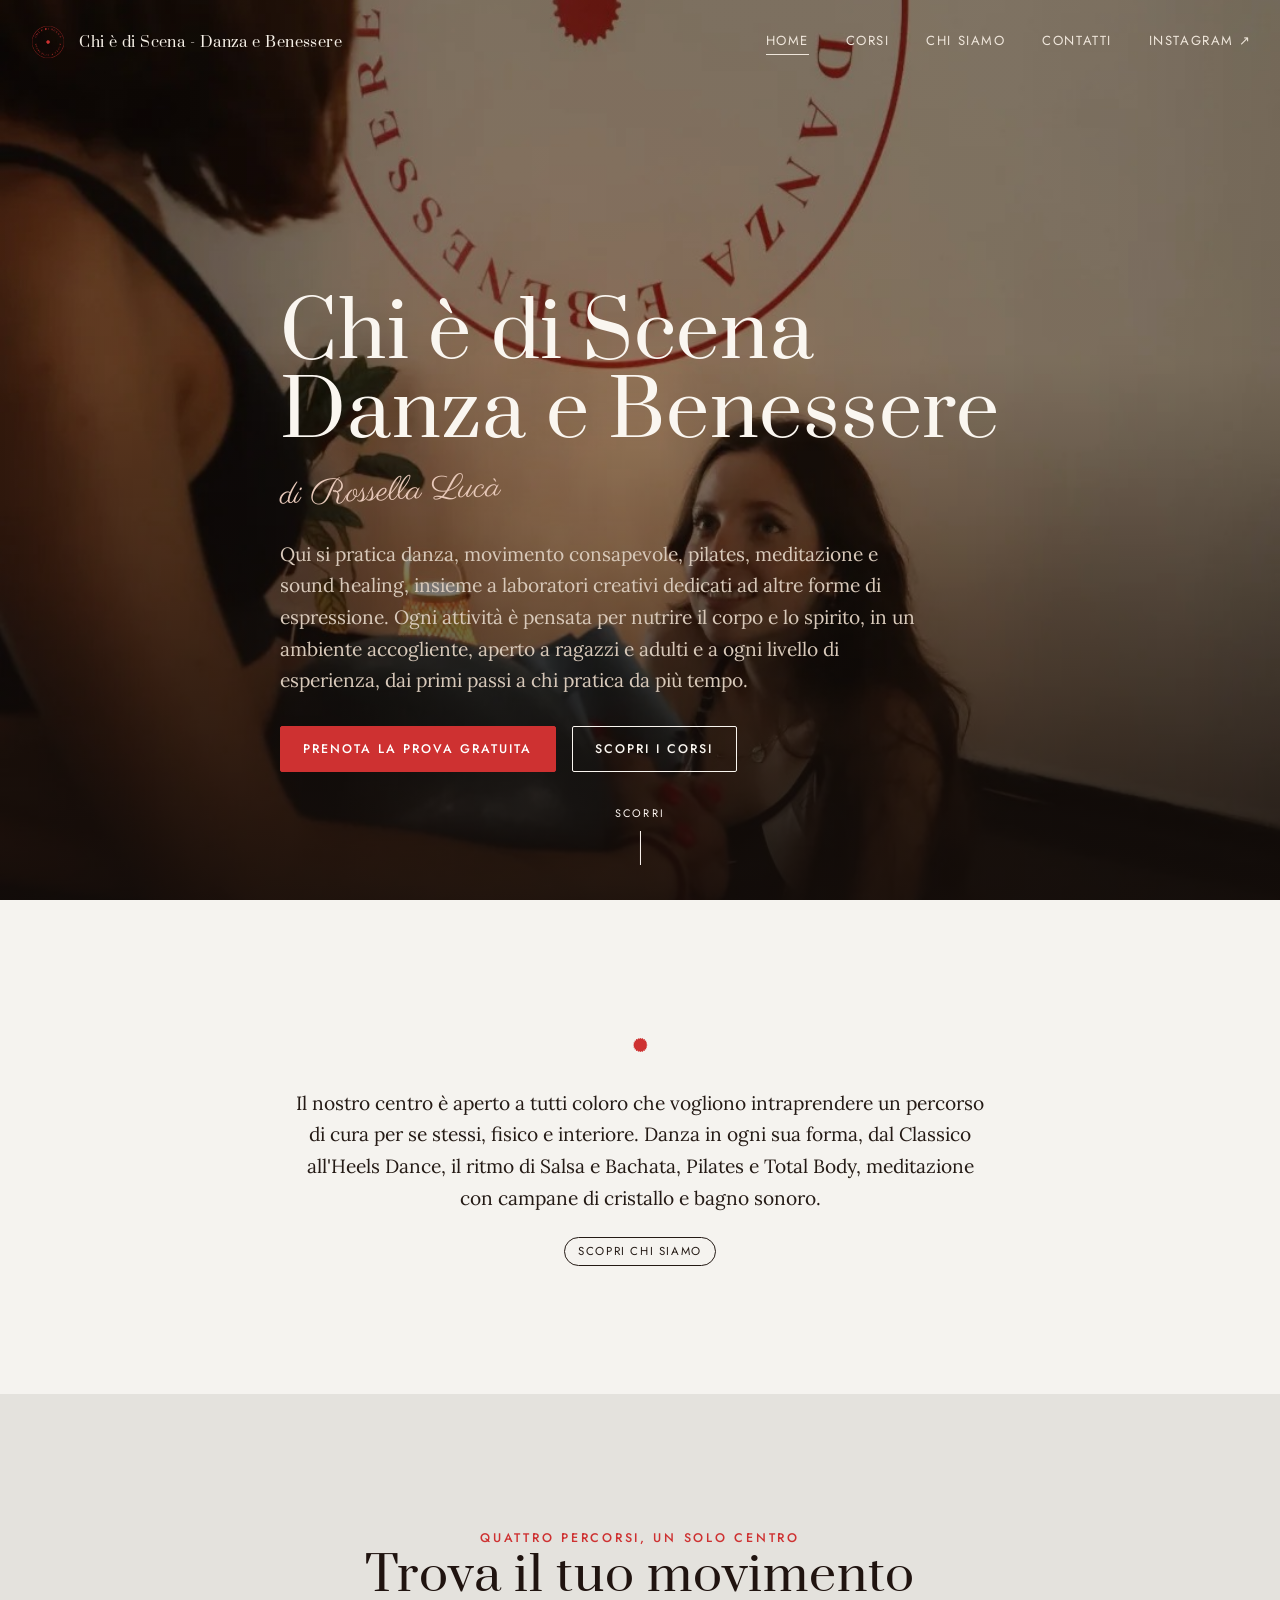
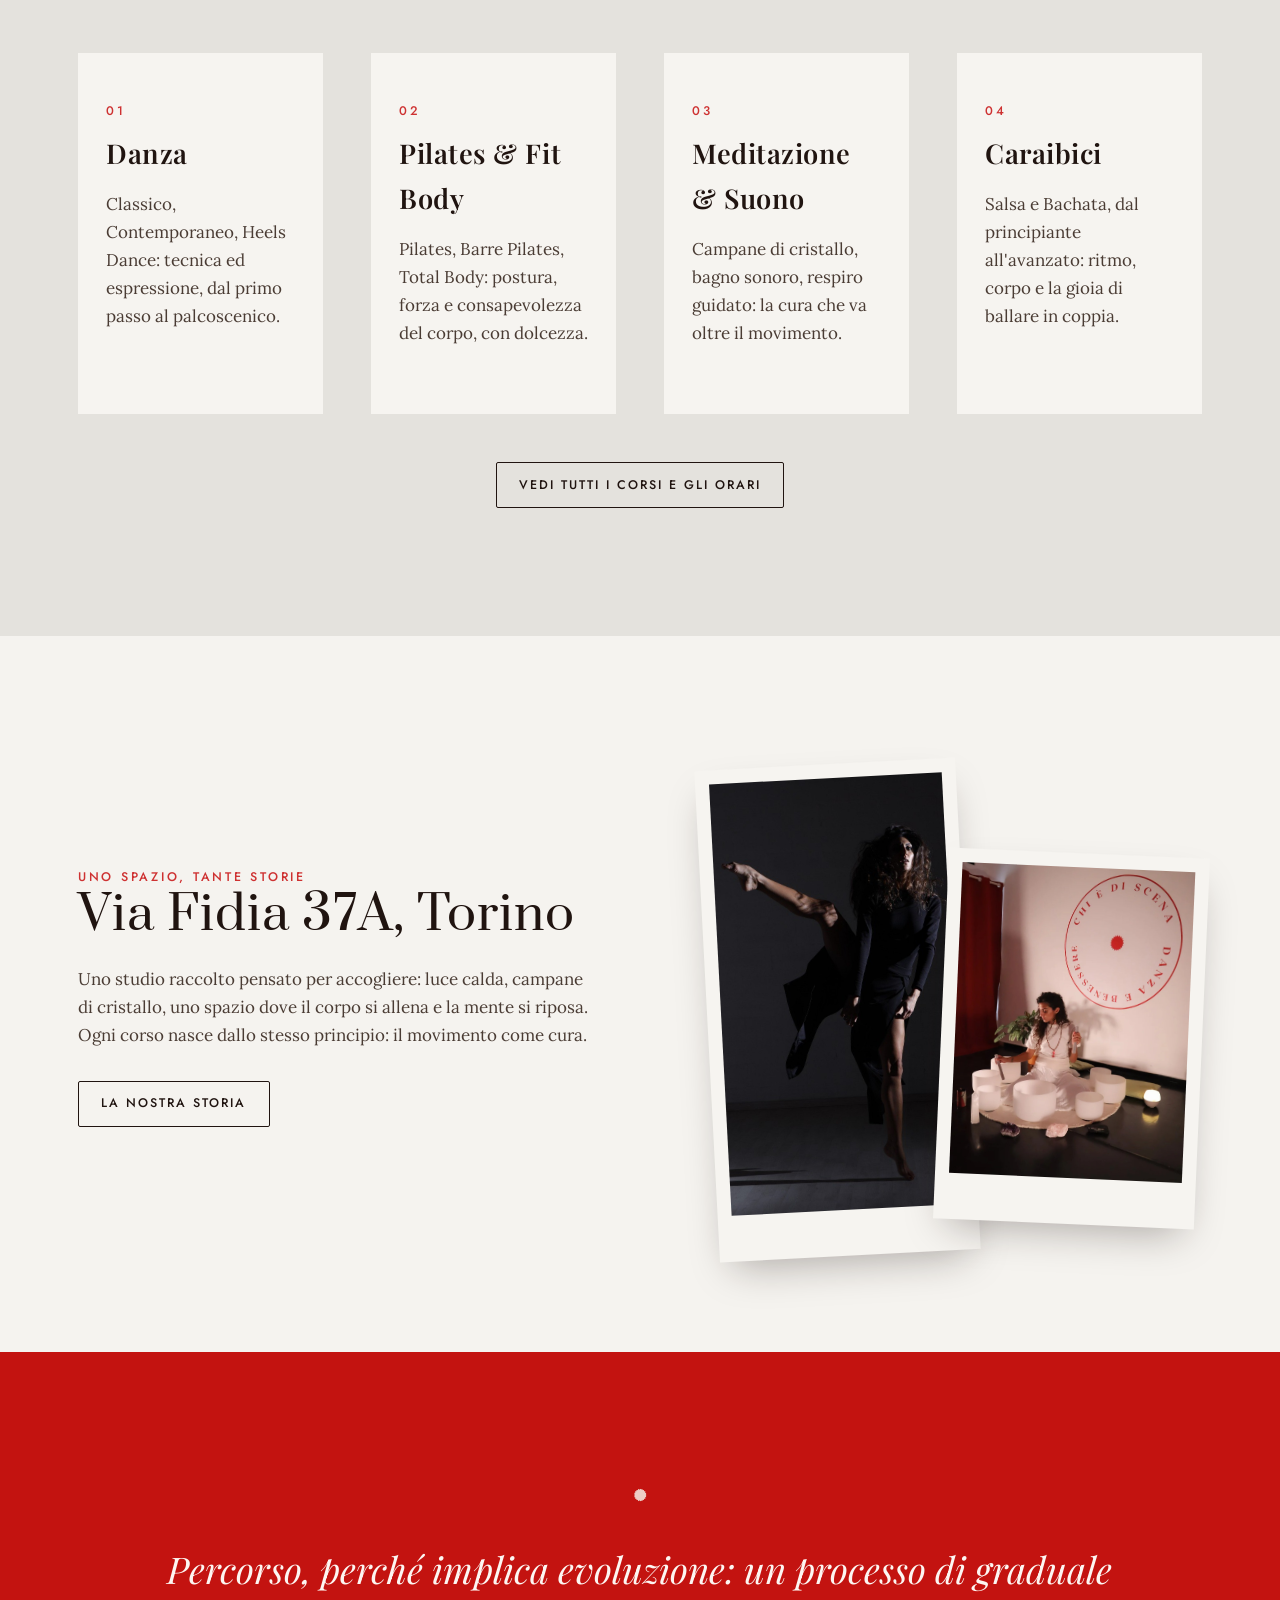
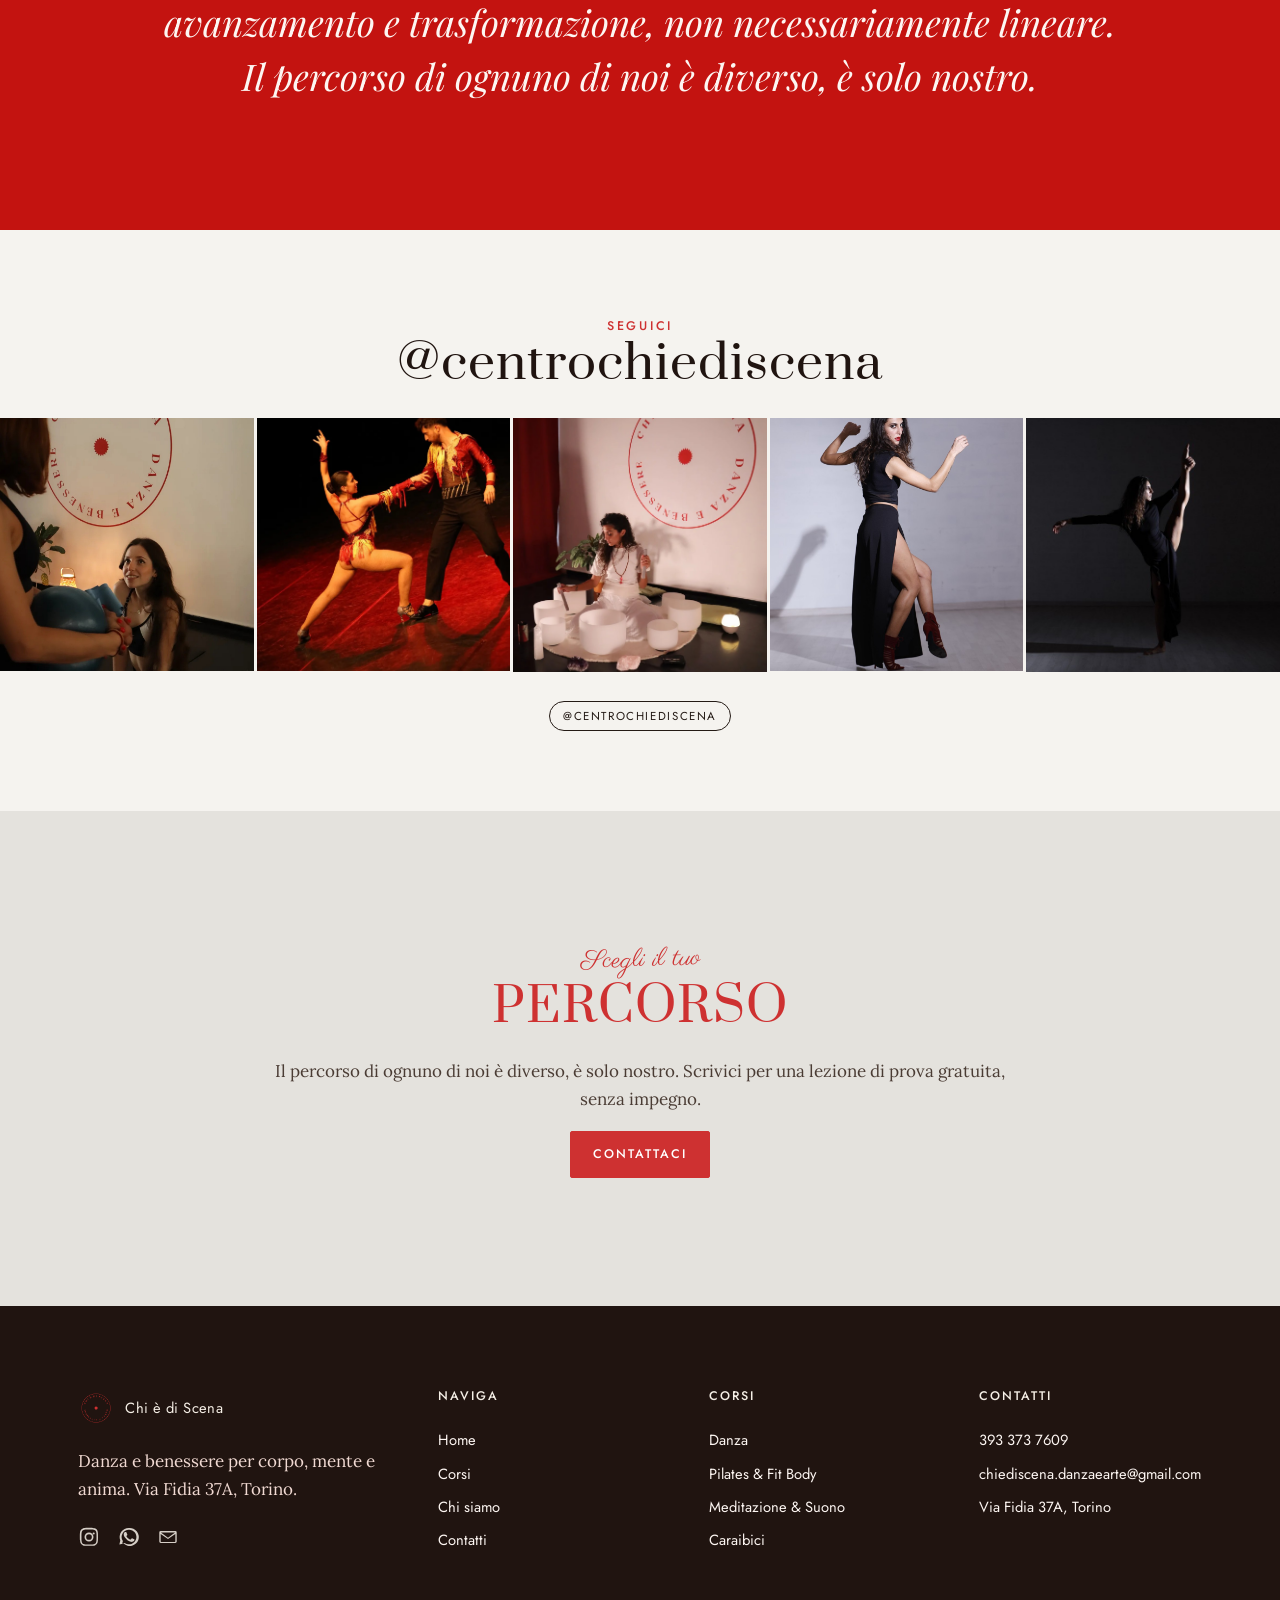
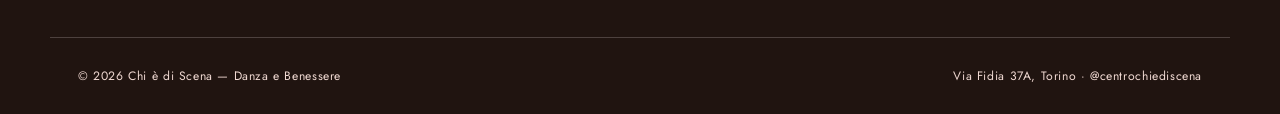
<file: index.html>
<!DOCTYPE html>
<html lang="it">
<head>
<meta charset="UTF-8">
<meta name="viewport" content="width=device-width, initial-scale=1.0">
<title>Chi è di Scena — Scuola di Danza, Pilates e Benessere a Torino</title>
<meta name="description" content="Scuola di danza e benessere a Torino: danza, Pilates, Caraibici e meditazione con campane di cristallo. Prima lezione di prova gratuita, Via Fidia 37A.">
<meta name="keywords" content="scuola di danza Torino, corsi di danza Torino, Pilates Torino, Heels Dance, salsa e bachata Torino, meditazione Torino, Chi è di Scena">
<meta name="theme-color" content="#CE3131">
<link rel="icon" href="assets/img/logo-mark.png">
<link rel="apple-touch-icon" href="assets/img/logo-mark.png">
<!-- Open Graph / social sharing -->
<meta property="og:type" content="website">
<meta property="og:site_name" content="Chi è di Scena">
<meta property="og:title" content="Chi è di Scena — Scuola di Danza, Pilates e Benessere a Torino">
<meta property="og:description" content="Danza, Pilates, meditazione e Caraibici nel cuore di Torino. Prenota la tua lezione di prova.">
<meta property="og:image" content="assets/img/studio-interior-full.jpg">
<meta property="og:locale" content="it_IT">
<!-- TODO prima di pubblicare: sostituire https://www.esempio.it con il dominio reale (vedi anche robots.txt e sitemap.xml) -->
<link rel="canonical" href="https://www.esempio.it/">
<meta property="og:url" content="https://www.esempio.it/">
<meta name="twitter:card" content="summary_large_image">
<meta name="twitter:title" content="Chi è di Scena — Scuola di Danza, Pilates e Benessere a Torino">
<meta name="twitter:description" content="Danza, Pilates, meditazione e Caraibici nel cuore di Torino. Prenota la tua lezione di prova.">
<meta name="twitter:image" content="assets/img/studio-interior-full.jpg">
<link rel="stylesheet" href="assets/css/style.css">
<script type="application/ld+json">
{
  "@context": "https://schema.org",
  "@type": "DanceSchool",
  "name": "Chi è di Scena",
  "url": "https://www.esempio.it/",
  "alternateName": "Chi è di Scena — Danza e Benessere",
  "description": "Scuola di danza e benessere a Torino: Classico, Contemporaneo, Heels Dance, Pilates, Caraibici, meditazione con campane di cristallo e bagno sonoro.",
  "telephone": "+39-393-373-7609",
  "email": "chiediscena.danzaearte@gmail.com",
  "address": {
    "@type": "PostalAddress",
    "streetAddress": "Via Fidia 37A",
    "addressLocality": "Torino",
    "addressRegion": "TO",
    "addressCountry": "IT"
  },
  "sameAs": ["https://www.instagram.com/centrochiediscena/"]
}
</script>
</head>
<body>

<header class="site-header on-dark">
  <a href="index.html" class="brand"><img src="assets/img/logo-mark.png" alt="Chi è di Scena"> Chi è di Scena - Danza e Benessere</a>
  <nav class="main-nav">
    <a href="index.html" class="active">Home</a>
    <a href="corsi.html">Corsi</a>
    <a href="chi-siamo.html">Chi siamo</a>
    <a href="contatti.html">Contatti</a>
    <a href="https://www.instagram.com/centrochiediscena/" target="_blank" rel="noopener">Instagram ↗</a>
  </nav>
  <button class="nav-toggle" aria-label="Apri il menu" aria-expanded="false"><span></span><span></span><span></span></button>
</header>

<main>

<!-- ================= HERO ================= -->
<section class="hero" data-on-dark style="background-image:url('assets/img/studio-interior-full.jpg')">
  <div class="container hero-inner">
    <!-- <span class="script">Danza e benessere</span> -->
    <h1>Chi è di Scena<br>Danza e Benessere</h1>
	<span class="script">di Rossella Lucà</span>
    <p class="lead">Qui si pratica danza, movimento consapevole, pilates, meditazione e sound healing, insieme a laboratori creativi dedicati ad altre forme di espressione. Ogni attività è pensata per nutrire il corpo e lo spirito, in un ambiente accogliente, aperto a ragazzi e adulti e a ogni livello di esperienza, dai primi passi a chi pratica da più tempo.</p>
    <div class="hero-cta">
      <a href="contatti.html" class="btn primary">Prenota la prova gratuita</a>
      <a href="corsi.html" class="btn">Scopri i corsi</a>
    </div>
  </div>
  <div class="scroll-cue"><span>Scorri</span><span class="line"></span></div>
</section>

<!-- ================= MANIFESTO ================= -->
<section class="section">
  <div class="container center max-w reveal">
    <img src="assets/img/sunburst.png" alt="" width="34" style="margin:0 auto 1.6rem;">
    <p class="lead">Il nostro centro è aperto a tutti coloro che vogliono intraprendere un percorso di cura per se stessi, fisico e interiore. Danza in ogni sua forma, dal Classico all'Heels Dance, il ritmo di Salsa e Bachata, Pilates e Total Body, meditazione con campane di cristallo e bagno sonoro.</p>
    <a href="chi-siamo.html" class="badge-oval">Scopri chi siamo</a>
  </div>
</section>

<!-- ================= PILASTRI ================= -->
<section class="section deep">
  <div class="container">
    <div class="kicker-block center reveal">
      <span class="eyebrow">Quattro percorsi, un solo centro</span>
      <h2>Trova il tuo movimento</h2>
    </div>
    <div class="grid grid-4 stagger" style="margin-top: var(--space-4);">
      <div class="pillar reveal">
        <span class="eyebrow">01</span>
        <h3>Danza</h3>
        <p>Classico, Contemporaneo, Heels Dance: tecnica ed espressione, dal primo passo al palcoscenico.</p>
      </div>
      <div class="pillar reveal">
        <span class="eyebrow">02</span>
        <h3>Pilates &amp; Fit Body</h3>
        <p>Pilates, Barre Pilates, Total Body: postura, forza e consapevolezza del corpo, con dolcezza.</p>
      </div>
      <div class="pillar reveal">
        <span class="eyebrow">03</span>
        <h3>Meditazione &amp; Suono</h3>
        <p>Campane di cristallo, bagno sonoro, respiro guidato: la cura che va oltre il movimento.</p>
      </div>
      <div class="pillar reveal">
        <span class="eyebrow">04</span>
        <h3>Caraibici</h3>
        <p>Salsa e Bachata, dal principiante all'avanzato: ritmo, corpo e la gioia di ballare in coppia.</p>
      </div>
    </div>
    <div class="center" style="margin-top: var(--space-4);">
      <a href="corsi.html" class="btn">Vedi tutti i corsi e gli orari</a>
    </div>
  </div>
</section>

<!-- ================= COLLAGE / MOOD ================= -->
<section class="section">
  <div class="container">
    <div class="grid grid-2" style="align-items:center; gap: var(--space-5);">
      <div class="reveal">
        <span class="eyebrow">Uno spazio, tante storie</span>
        <h2>Via Fidia 37A, Torino</h2>
        <p>Uno studio raccolto pensato per accogliere: luce calda, campane di cristallo, uno spazio dove il corpo si allena e la mente si riposa. Ogni corso nasce dallo stesso principio: il movimento come cura.</p>
        <a href="chi-siamo.html" class="btn" style="margin-top:0.8rem;">La nostra storia</a>
      </div>
      <div class="collage reveal" style="position:relative; height: 460px;">
        <div class="print r-1" style="position:absolute; width:50%; left:20pt; top:0; z-index:2;">
          <img src="assets/img/course-contemporaneo.jpg" alt="Allieva durante una lezione di danza contemporanea">
        </div>
        <div class="print r-2" style="position:absolute; width:50%; right:0; bottom:0; z-index:3;">
          <img src="assets/img/meditazione-campane.jpg" alt="Meditazione con campane di cristallo">
        </div>
      </div>
    </div>
  </div>
</section>

<!-- ================= QUOTE ================= -->
<section class="section dark center">
  <div class="container">
    <img src="assets/img/sunburst-cream.png" alt="" width="30" style="margin: 0 auto 2rem; opacity:.85;" class="reveal">
    <p class="big-quote reveal">Percorso, perché implica evoluzione: un processo di graduale avanzamento e trasformazione, non necessariamente lineare. Il percorso di ognuno di noi è diverso, è solo nostro.</p>
  </div>
</section>

<!-- ================= INSTAGRAM ================= -->
<section class="section-sm">
  <div class="container">
    <div class="kicker-block center reveal">
      <span class="eyebrow">Seguici</span>
      <h2>@centrochiediscena</h2>
    </div>
  </div>
  <div class="ig-strip reveal" style="margin-top: var(--space-3);">
    <a href="https://www.instagram.com/centrochiediscena/" target="_blank" rel="noopener"><img src="assets/img/studio-interior-crop.jpg" alt="Nel nostro studio"></a>
    <a href="https://www.instagram.com/centrochiediscena/" target="_blank" rel="noopener"><img src="assets/img/caraibici.jpg" alt="Salsa e Bachata"></a>
    <a href="https://www.instagram.com/centrochiediscena/" target="_blank" rel="noopener"><img src="assets/img/meditazione-campane.jpg" alt="Meditazione con campane di cristallo"></a>
    <a href="https://www.instagram.com/centrochiediscena/" target="_blank" rel="noopener"><img src="assets/img/course-heels.jpg" alt="Heels Dance"></a>
    <a href="https://www.instagram.com/centrochiediscena/" target="_blank" rel="noopener"><img src="assets/img/course-classico.jpg" alt="Classico"></a>
  </div>
  <div class="container center" style="margin-top: var(--space-3);">
    <a href="https://www.instagram.com/centrochiediscena/" target="_blank" rel="noopener" class="badge-oval">@centrochiediscena</a>
  </div>
</section>

<!-- ================= CTA FINALE ================= -->
<section class="section deep center">
  <div class="container reveal">
    <span class="script">Scegli il tuo</span>
    <h2 style="color:var(--brick);">PERCORSO</h2>
    <p class="max-w">Il percorso di ognuno di noi è diverso, è solo nostro. Scrivici per una lezione di prova gratuita, senza impegno.</p>
    <a href="contatti.html" class="btn primary">Contattaci</a>
  </div>
</section>

<!-- ================= FOOTER ================= -->
</main>

<footer class="site-footer">
  <div class="container footer-grid">
    <div>
      <a href="index.html" class="brand" style="color:#f5efe6; margin-bottom:1rem; display:inline-flex;"><img src="assets/img/logo-mark.png" alt="" style="height:36px;width:36px;"> Chi è di Scena</a>
      <p style="color:#f0d9d2; max-width:26em;">Danza e benessere per corpo, mente e anima. Via Fidia 37A, Torino.</p>
      <div class="social-row">
        <a href="https://www.instagram.com/centrochiediscena/" target="_blank" rel="noopener" aria-label="Instagram"><svg viewBox="0 0 24 24" fill="#f5efe6"><path d="M12 2c2.7 0 3.1 0 4.1.06 1.1.05 1.8.2 2.4.45.7.27 1.2.62 1.7 1.13.5.5.9 1 1.1 1.7.2.6.4 1.3.4 2.4.1 1 .1 1.4.1 4.1s0 3.1-.1 4.1c-.1 1.1-.2 1.8-.4 2.4-.3.7-.6 1.2-1.1 1.7-.5.5-1 .9-1.7 1.1-.6.2-1.3.4-2.4.4-1 .1-1.4.1-4.1.1s-3.1 0-4.1-.1c-1.1-.1-1.8-.2-2.4-.4-.7-.3-1.2-.6-1.7-1.1-.5-.5-.9-1-1.1-1.7-.2-.6-.4-1.3-.4-2.4C2 15.1 2 14.7 2 12s0-3.1.1-4.1c.1-1.1.2-1.8.4-2.4.3-.7.6-1.2 1.1-1.7.5-.5 1-.9 1.7-1.1.6-.2 1.3-.4 2.4-.4C8.9 2 9.3 2 12 2zm0 1.8c-2.6 0-3 0-4 .1-1 .1-1.5.2-1.9.4-.5.2-.8.4-1.1.7-.3.3-.6.6-.7 1.1-.2.4-.3.9-.4 1.9-.1 1-.1 1.4-.1 4s0 3 .1 4c.1 1 .2 1.5.4 1.9.2.5.4.8.7 1.1.3.3.6.6 1.1.7.4.2.9.3 1.9.4 1 .1 1.4.1 4 .1s3 0 4-.1c1-.1 1.5-.2 1.9-.4.5-.2.8-.4 1.1-.7.3-.3.6-.6.7-1.1.2-.4.3-.9.4-1.9.1-1 .1-1.4.1-4s0-3-.1-4c-.1-1-.2-1.5-.4-1.9-.2-.5-.4-.8-.7-1.1-.3-.3-.6-.6-1.1-.7-.4-.2-.9-.3-1.9-.4-1-.1-1.4-.1-4-.1zm0 3.3a4.9 4.9 0 110 9.8 4.9 4.9 0 010-9.8zm0 1.8a3.1 3.1 0 100 6.2 3.1 3.1 0 000-6.2zm5.1-1.9a1.15 1.15 0 110 2.3 1.15 1.15 0 010-2.3z"/></svg></a>
        <a href="https://wa.me/3933737609" target="_blank" rel="noopener" aria-label="WhatsApp"><svg viewBox="0 0 24 24" fill="#f5efe6"><path d="M17.5 14.4c-.3-.15-1.7-.85-2-.95-.27-.1-.46-.15-.66.15-.2.3-.75 .95-.92 1.14-.17.2-.34.22-.63.07-.3-.15-1.24-.46-2.36-1.46-.87-.78-1.46-1.74-1.63-2.03-.17-.3-.02-.46.13-.6.13-.13.3-.34.44-.5.15-.17.2-.3.3-.5.1-.2.05-.37-.02-.52-.08-.15-.66-1.6-.92-2.18-.24-.58-.48-.5-.66-.5h-.56c-.2 0-.5.07-.77.37-.26.3-1 .98-1 2.4s1.03 2.78 1.18 2.97c.15.2 2.02 3.08 4.9 4.32.68.3 1.22.47 1.63.6.68.22 1.31.19 1.8.11.55-.08 1.7-.7 1.94-1.36.24-.67.24-1.24.17-1.36-.07-.12-.26-.2-.56-.35zM12 2.2A9.8 9.8 0 002.5 15.7L1.5 20.3l4.7-1.2A9.8 9.8 0 1012 2.2zm0 1.8a8 8 0 11-4.3 14.7l-.3-.2-2.8.7.75-2.75-.2-.3A8 8 0 0112 4z"/></svg></a>
        <a href="mailto:chiediscena.danzaearte@gmail.com" aria-label="Email"><svg viewBox="0 0 24 24" fill="#f5efe6"><path d="M4 5.5h16A1.5 1.5 0 0121.5 7v10a1.5 1.5 0 01-1.5 1.5H4A1.5 1.5 0 012.5 17V7A1.5 1.5 0 014 5.5zm.3 1.5L12 12.8 19.7 7H4.3zM20 8.6l-7.6 5.4a.7.7 0 01-.8 0L4 8.6V17c0 .3.2.5.5.5h15c.3 0 .5-.2.5-.5V8.6z"/></svg></a>
      </div>
    </div>
    <div>
      <h4>Naviga</h4>
      <a href="index.html">Home</a>
      <a href="corsi.html">Corsi</a>
      <a href="chi-siamo.html">Chi siamo</a>
      <a href="contatti.html">Contatti</a>
    </div>
    <div>
      <h4>Corsi</h4>
      <a href="corsi.html#danza">Danza</a>
      <a href="corsi.html#pilates">Pilates &amp; Fit Body</a>
      <a href="corsi.html#meditazione">Meditazione &amp; Suono</a>
      <a href="corsi.html#caraibici">Caraibici</a>
    </div>
    <div>
      <h4>Contatti</h4>
      <a href="tel:+393933737609">393 373 7609</a>
      <a href="mailto:chiediscena.danzaearte@gmail.com">chiediscena.danzaearte@gmail.com</a>
      <a href="https://maps.google.com/?q=Via+Fidia+37A+Torino" target="_blank" rel="noopener">Via Fidia 37A, Torino</a>
    </div>
  </div>
  <div class="container footer-bottom">
    <span>© <span data-year>2026</span> Chi è di Scena — Danza e Benessere</span>
    <span>Via Fidia 37A, Torino · @centrochiediscena</span>
  </div>
</footer>

<script src="assets/js/main.js"></script>
</body>
</html>
</file>
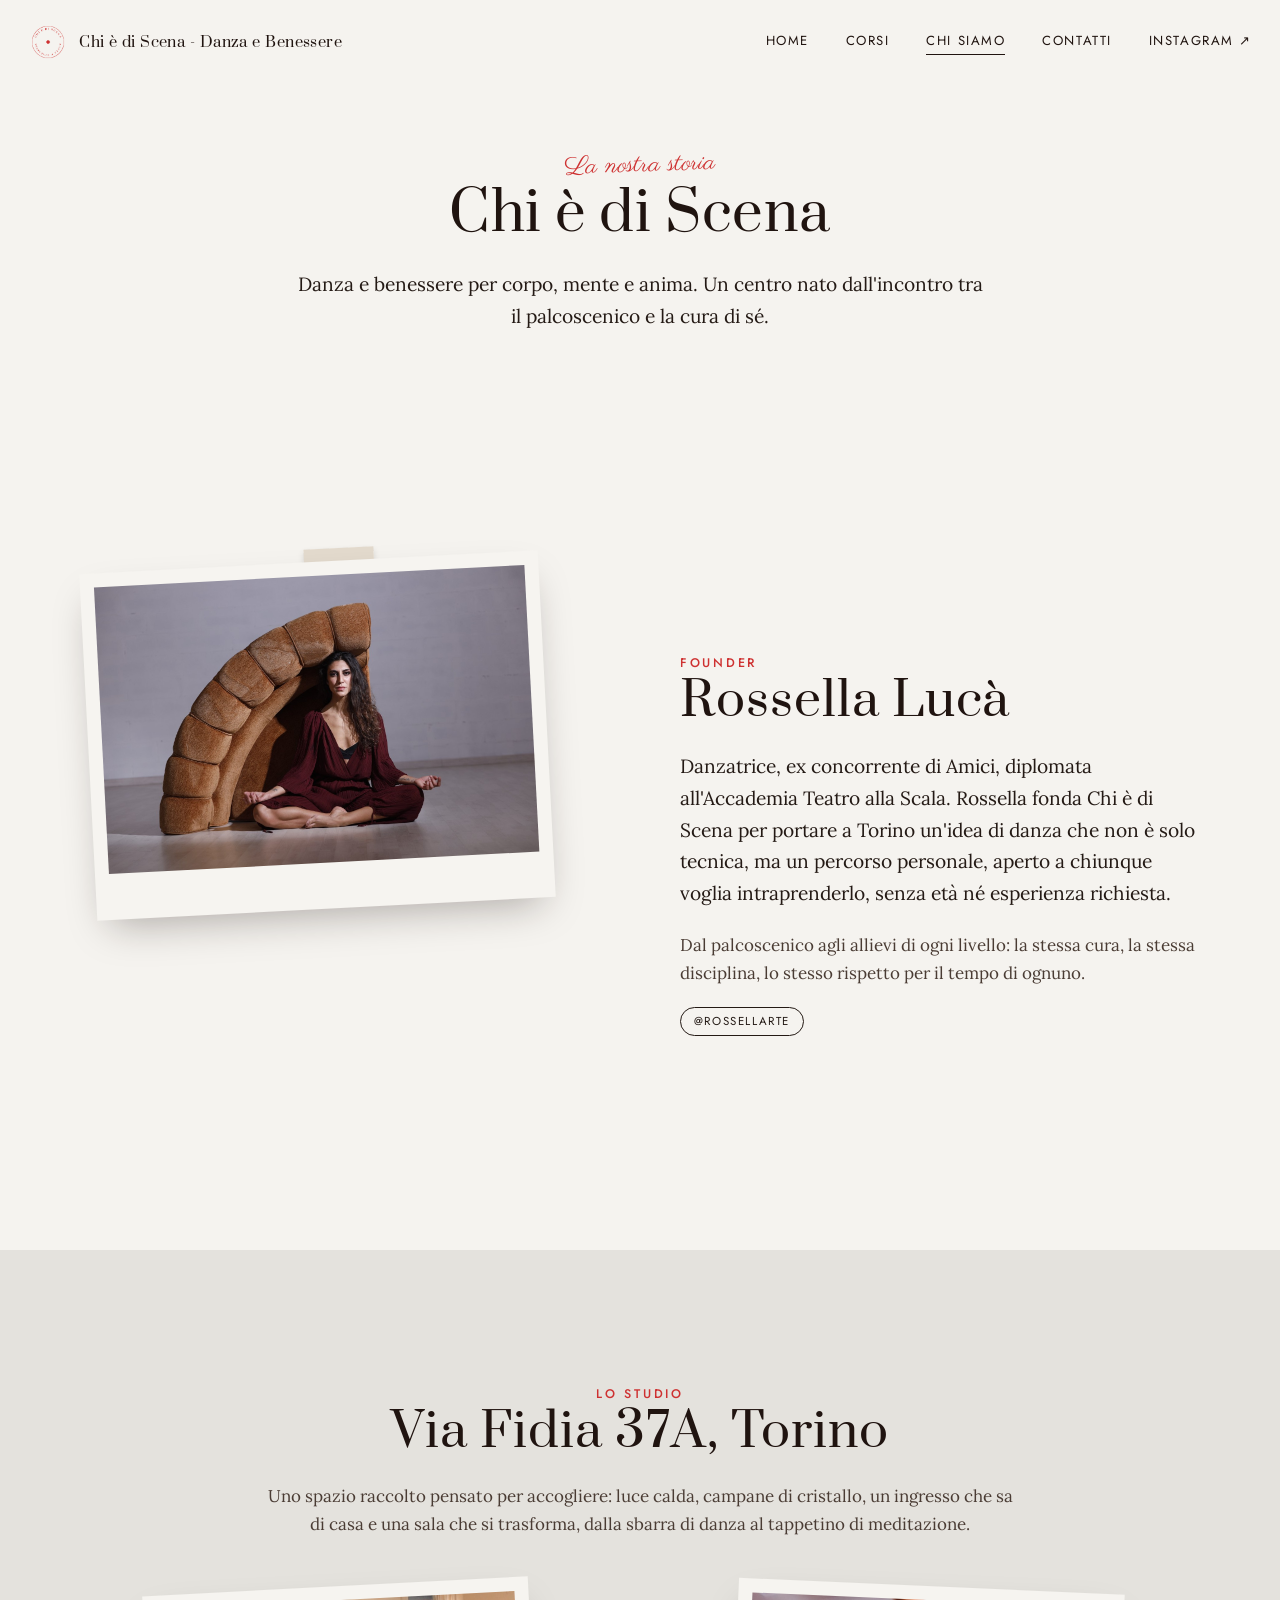
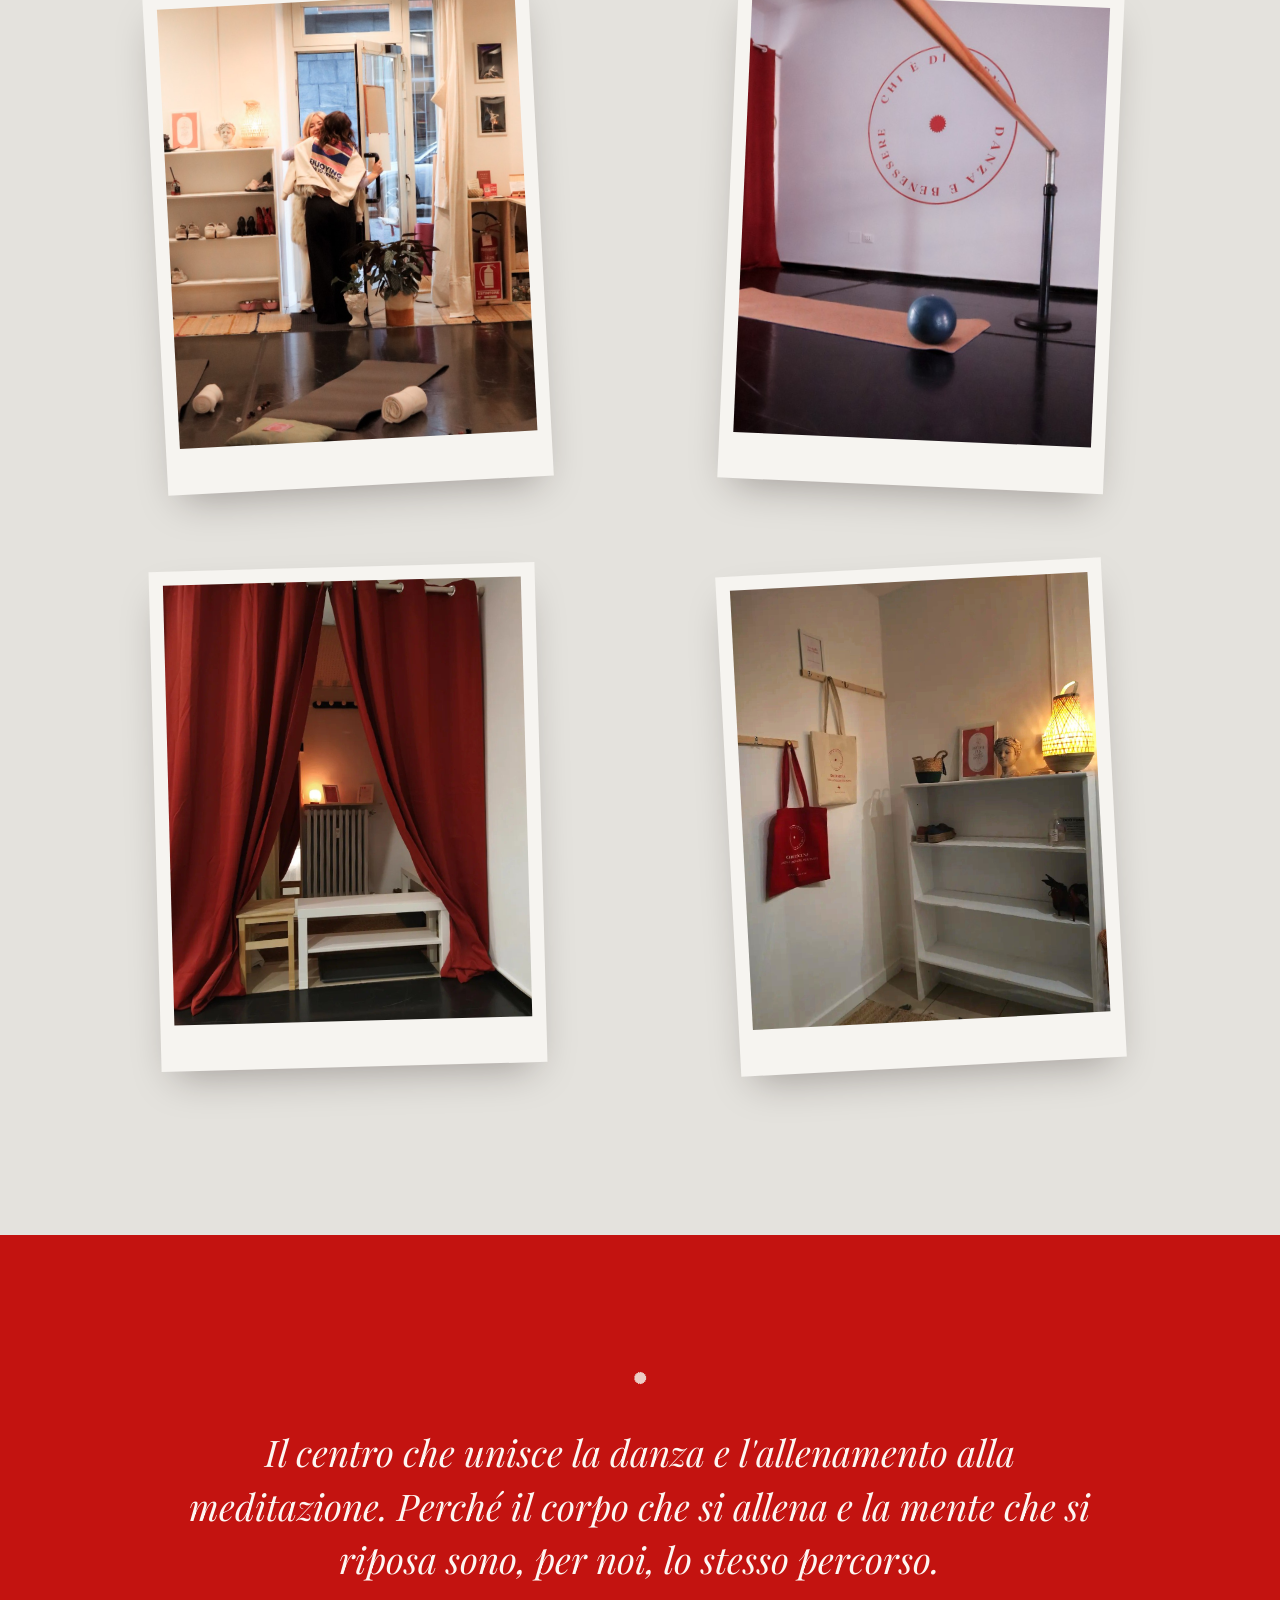
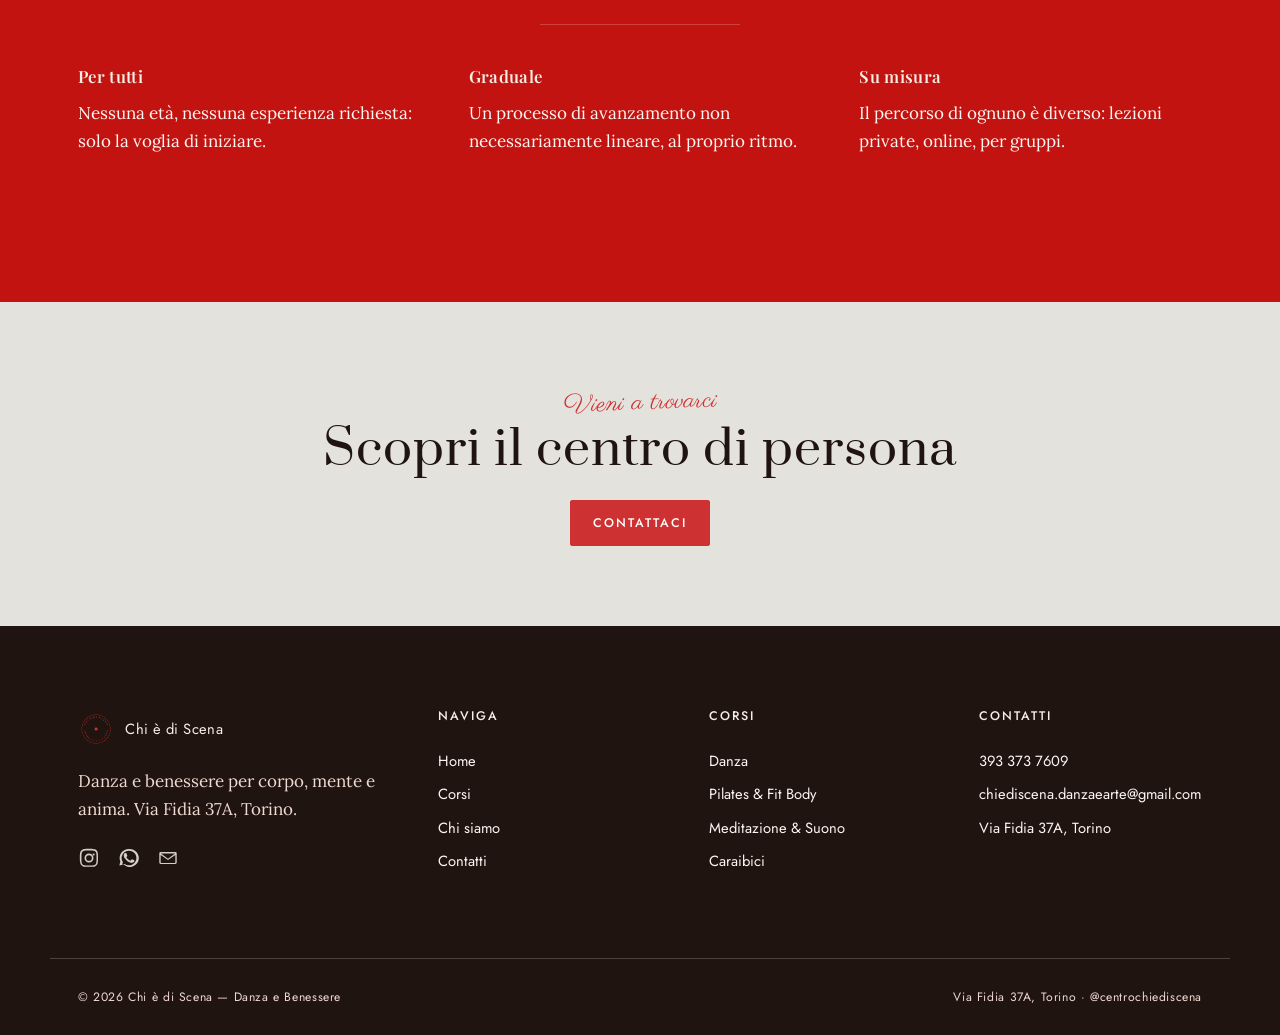
<file: chi-siamo.html>
<!DOCTYPE html>
<html lang="it">
<head>
<meta charset="UTF-8">
<meta name="viewport" content="width=device-width, initial-scale=1.0">
<title>Chi Siamo — Rossella Lucà e lo Studio | Chi è di Scena Torino</title>
<meta name="description" content="La storia di Chi è di Scena: Rossella Lucà, ex concorrente di Amici e diplomata Accademia Teatro alla Scala, e lo studio di Via Fidia 37A, Torino.">
<meta name="keywords" content="Rossella Lucà, scuola di danza Torino, studio danza Torino, Chi è di Scena">
<meta name="theme-color" content="#CE3131">
<link rel="icon" href="assets/img/logo-mark.png">
<link rel="apple-touch-icon" href="assets/img/logo-mark.png">
<meta property="og:type" content="website">
<meta property="og:site_name" content="Chi è di Scena">
<meta property="og:title" content="Chi Siamo — Rossella Lucà e lo Studio | Chi è di Scena">
<meta property="og:description" content="La storia del centro, la fondatrice Rossella Lucà e lo studio di Via Fidia 37A, Torino.">
<meta property="og:image" content="assets/img/founder-rossella.jpg">
<meta property="og:locale" content="it_IT">
<!-- TODO prima di pubblicare: sostituire https://www.esempio.it con il dominio reale (vedi anche robots.txt e sitemap.xml) -->
<link rel="canonical" href="https://www.esempio.it/chi-siamo.html">
<meta property="og:url" content="https://www.esempio.it/chi-siamo.html">
<meta name="twitter:card" content="summary_large_image">
<link rel="stylesheet" href="assets/css/style.css">
</head>
<body>

<header class="site-header">
  <a href="index.html" class="brand"><img src="assets/img/logo-mark.png" alt="Chi è di Scena"> Chi è di Scena - Danza e Benessere</a>
  <nav class="main-nav">
    <a href="index.html">Home</a>
    <a href="corsi.html">Corsi</a>
    <a href="chi-siamo.html" class="active">Chi siamo</a>
    <a href="contatti.html">Contatti</a>
    <a href="https://www.instagram.com/centrochiediscena/" target="_blank" rel="noopener">Instagram ↗</a>
  </nav>
  <button class="nav-toggle" aria-label="Apri il menu" aria-expanded="false"><span></span><span></span><span></span></button>
</header>

<main>

<section class="section-sm" style="padding-top: 9rem;">
  <div class="container center max-w reveal">
    <span class="script">La nostra storia</span>
    <h1 style="font-size:clamp(2.2rem,5vw,3.4rem);">Chi è di Scena</h1>
    <p class="lead">Danza e benessere per corpo, mente e anima. Un centro nato dall'incontro tra il palcoscenico e la cura di sé.</p>
  </div>
</section>

<!-- ================= FOUNDER ================= -->
<section class="section">
  <div class="container">
    <div class="grid grid-2" style="align-items:center; gap: var(--space-5);">
      <div class="collage reveal" style="height:560px; position:relative;">
        <div class="tape"></div>
        <div class="print r-1" style="position:absolute; width:88%; left:2%; top:0;"><img src="assets/img/founder-rossella.jpg" alt="Rossella Lucà"></div>
      </div>
      <div class="reveal">
        <span class="eyebrow">Founder</span>
        <h2>Rossella Lucà</h2>
        <p class="lead">Danzatrice, ex concorrente di Amici, diplomata all'Accademia Teatro alla Scala. Rossella fonda Chi è di Scena per portare a Torino un'idea di danza che non è solo tecnica, ma un percorso personale, aperto a chiunque voglia intraprenderlo, senza età né esperienza richiesta.</p>
        <p>Dal palcoscenico agli allievi di ogni livello: la stessa cura, la stessa disciplina, lo stesso rispetto per il tempo di ognuno.</p>
        <a href="https://www.instagram.com/rossellarte/" target="_blank" rel="noopener" class="badge-oval">@rossellarte</a>
      </div>
    </div>
  </div>
</section>

<!-- ================= LO STUDIO ================= -->
<section class="section deep" id="studio">
  <div class="container">
    <div class="kicker-block center reveal">
      <span class="eyebrow">Lo studio</span>
      <h2>Via Fidia 37A, Torino</h2>
      <p class="max-w center">Uno spazio raccolto pensato per accogliere: luce calda, campane di cristallo, un ingresso che sa di casa e una sala che si trasforma, dalla sbarra di danza al tappetino di meditazione.</p>
    </div>
    <div class="grid grid-2 stagger" style="margin-top: var(--space-4); gap:2.6rem 1.4rem;">
      <div class="collage reveal" style="height:540px; position:relative;">
        <div class="print r-1" style="position:absolute; width:70%; height:500px; left:14%; top:0;"><img src="assets/img/luogo-1.jpg" alt="L'ingresso dello studio"></div>
      </div>
      <div class="collage reveal" style="height:540px; position:relative;">
        <div class="print r-2" style="position:absolute; width:70%; height:500px; left:14%; top:0;"><img src="assets/img/luogo-2.jpg" alt="La sbarra di danza con il logo del centro"></div>
      </div>
      <div class="collage reveal" style="height:540px; position:relative;">
        <div class="print r-3" style="position:absolute; width:70%; height:500px; left:14%; top:0;"><img src="assets/img/luogo-3.jpg" alt="Il sipario rosso dello studio"></div>
      </div>
      <div class="collage reveal" style="height:540px; position:relative;">
        <div class="print r-1" style="position:absolute; width:70%; height:500px; left:14%; top:0;"><img src="assets/img/luogo-4.jpg" alt="L'angolo di ingresso dello studio"></div>
      </div>
    </div>
  </div>
</section>

<!-- ================= FILOSOFIA ================= -->
<section class="section dark center">
  <div class="container">
    <img src="assets/img/sunburst-cream.png" alt="" width="30" style="margin: 0 auto 2rem; opacity:.85;" class="reveal">
    <p class="big-quote reveal">Il centro che unisce la danza e l'allenamento alla meditazione. Perché il corpo che si allena e la mente che si riposa sono, per noi, lo stesso percorso.</p>
    <hr class="rule" style="max-width:200px; margin:2.4rem auto;">
    <div class="grid grid-3 reveal" style="text-align:left; margin-top:2rem;">
      <div><h3 style="color:#f5efe6; font-size:1.05rem;">Per tutti</h3><p style="color:#fdf6f2;">Nessuna età, nessuna esperienza richiesta: solo la voglia di iniziare.</p></div>
      <div><h3 style="color:#f5efe6; font-size:1.05rem;">Graduale</h3><p style="color:#fdf6f2;">Un processo di avanzamento non necessariamente lineare, al proprio ritmo.</p></div>
      <div><h3 style="color:#f5efe6; font-size:1.05rem;">Su misura</h3><p style="color:#fdf6f2;">Il percorso di ognuno è diverso: lezioni private, online, per gruppi.</p></div>
    </div>
  </div>
</section>

<section class="section-sm center deep">
  <div class="container reveal">
    <span class="script">Vieni a trovarci</span>
    <h2>Scopri il centro di persona</h2>
    <a href="contatti.html" class="btn primary">Contattaci</a>
  </div>
</section>

</main>

<footer class="site-footer">
  <div class="container footer-grid">
    <div>
      <a href="index.html" class="brand" style="color:#f5efe6; margin-bottom:1rem; display:inline-flex;"><img src="assets/img/logo-mark.png" alt="" style="height:36px;width:36px;"> Chi è di Scena</a>
      <p style="color:#f0d9d2; max-width:26em;">Danza e benessere per corpo, mente e anima. Via Fidia 37A, Torino.</p>
      <div class="social-row">
        <a href="https://www.instagram.com/centrochiediscena/" target="_blank" rel="noopener" aria-label="Instagram"><svg viewBox="0 0 24 24" fill="#f5efe6"><path d="M12 2c2.7 0 3.1 0 4.1.06 1.1.05 1.8.2 2.4.45.7.27 1.2.62 1.7 1.13.5.5.9 1 1.1 1.7.2.6.4 1.3.4 2.4.1 1 .1 1.4.1 4.1s0 3.1-.1 4.1c-.1 1.1-.2 1.8-.4 2.4-.3.7-.6 1.2-1.1 1.7-.5.5-1 .9-1.7 1.1-.6.2-1.3.4-2.4.4-1 .1-1.4.1-4.1.1s-3.1 0-4.1-.1c-1.1-.1-1.8-.2-2.4-.4-.7-.3-1.2-.6-1.7-1.1-.5-.5-.9-1-1.1-1.7-.2-.6-.4-1.3-.4-2.4C2 15.1 2 14.7 2 12s0-3.1.1-4.1c.1-1.1.2-1.8.4-2.4.3-.7.6-1.2 1.1-1.7.5-.5 1-.9 1.7-1.1.6-.2 1.3-.4 2.4-.4C8.9 2 9.3 2 12 2zm0 1.8c-2.6 0-3 0-4 .1-1 .1-1.5.2-1.9.4-.5.2-.8.4-1.1.7-.3.3-.6.6-.7 1.1-.2.4-.3.9-.4 1.9-.1 1-.1 1.4-.1 4s0 3 .1 4c.1 1 .2 1.5.4 1.9.2.5.4.8.7 1.1.3.3.6.6 1.1.7.4.2.9.3 1.9.4 1 .1 1.4.1 4 .1s3 0 4-.1c1-.1 1.5-.2 1.9-.4.5-.2.8-.4 1.1-.7.3-.3.6-.6.7-1.1.2-.4.3-.9.4-1.9.1-1 .1-1.4.1-4s0-3-.1-4c-.1-1-.2-1.5-.4-1.9-.2-.5-.4-.8-.7-1.1-.3-.3-.6-.6-1.1-.7-.4-.2-.9-.3-1.9-.4-1-.1-1.4-.1-4-.1zm0 3.3a4.9 4.9 0 110 9.8 4.9 4.9 0 010-9.8zm0 1.8a3.1 3.1 0 100 6.2 3.1 3.1 0 000-6.2zm5.1-1.9a1.15 1.15 0 110 2.3 1.15 1.15 0 010-2.3z"/></svg></a>
        <a href="https://wa.me/3933737609" target="_blank" rel="noopener" aria-label="WhatsApp"><svg viewBox="0 0 24 24" fill="#f5efe6"><path d="M17.5 14.4c-.3-.15-1.7-.85-2-.95-.27-.1-.46-.15-.66.15-.2.3-.75 .95-.92 1.14-.17.2-.34.22-.63.07-.3-.15-1.24-.46-2.36-1.46-.87-.78-1.46-1.74-1.63-2.03-.17-.3-.02-.46.13-.6.13-.13.3-.34.44-.5.15-.17.2-.3.3-.5.1-.2.05-.37-.02-.52-.08-.15-.66-1.6-.92-2.18-.24-.58-.48-.5-.66-.5h-.56c-.2 0-.5.07-.77.37-.26.3-1 .98-1 2.4s1.03 2.78 1.18 2.97c.15.2 2.02 3.08 4.9 4.32.68.3 1.22.47 1.63.6.68.22 1.31.19 1.8.11.55-.08 1.7-.7 1.94-1.36.24-.67.24-1.24.17-1.36-.07-.12-.26-.2-.56-.35zM12 2.2A9.8 9.8 0 002.5 15.7L1.5 20.3l4.7-1.2A9.8 9.8 0 1012 2.2zm0 1.8a8 8 0 11-4.3 14.7l-.3-.2-2.8.7.75-2.75-.2-.3A8 8 0 0112 4z"/></svg></a>
        <a href="mailto:chiediscena.danzaearte@gmail.com" aria-label="Email"><svg viewBox="0 0 24 24" fill="#f5efe6"><path d="M4 5.5h16A1.5 1.5 0 0121.5 7v10a1.5 1.5 0 01-1.5 1.5H4A1.5 1.5 0 012.5 17V7A1.5 1.5 0 014 5.5zm.3 1.5L12 12.8 19.7 7H4.3zM20 8.6l-7.6 5.4a.7.7 0 01-.8 0L4 8.6V17c0 .3.2.5.5.5h15c.3 0 .5-.2.5-.5V8.6z"/></svg></a>
      </div>
    </div>
    <div>
      <h4>Naviga</h4>
      <a href="index.html">Home</a>
      <a href="corsi.html">Corsi</a>
      <a href="chi-siamo.html">Chi siamo</a>
      <a href="contatti.html">Contatti</a>
    </div>
    <div>
      <h4>Corsi</h4>
      <a href="corsi.html#danza">Danza</a>
      <a href="corsi.html#pilates">Pilates &amp; Fit Body</a>
      <a href="corsi.html#meditazione">Meditazione &amp; Suono</a>
      <a href="corsi.html#caraibici">Caraibici</a>
    </div>
    <div>
      <h4>Contatti</h4>
      <a href="tel:+393933737609">393 373 7609</a>
      <a href="mailto:chiediscena.danzaearte@gmail.com">chiediscena.danzaearte@gmail.com</a>
      <a href="https://maps.google.com/?q=Via+Fidia+37A+Torino" target="_blank" rel="noopener">Via Fidia 37A, Torino</a>
    </div>
  </div>
  <div class="container footer-bottom">
    <span>© <span data-year>2026</span> Chi è di Scena — Danza e Benessere</span>
    <span>Via Fidia 37A, Torino · @centrochiediscena</span>
  </div>
</footer>

<script src="assets/js/main.js"></script>
</body>
</html>
</file>
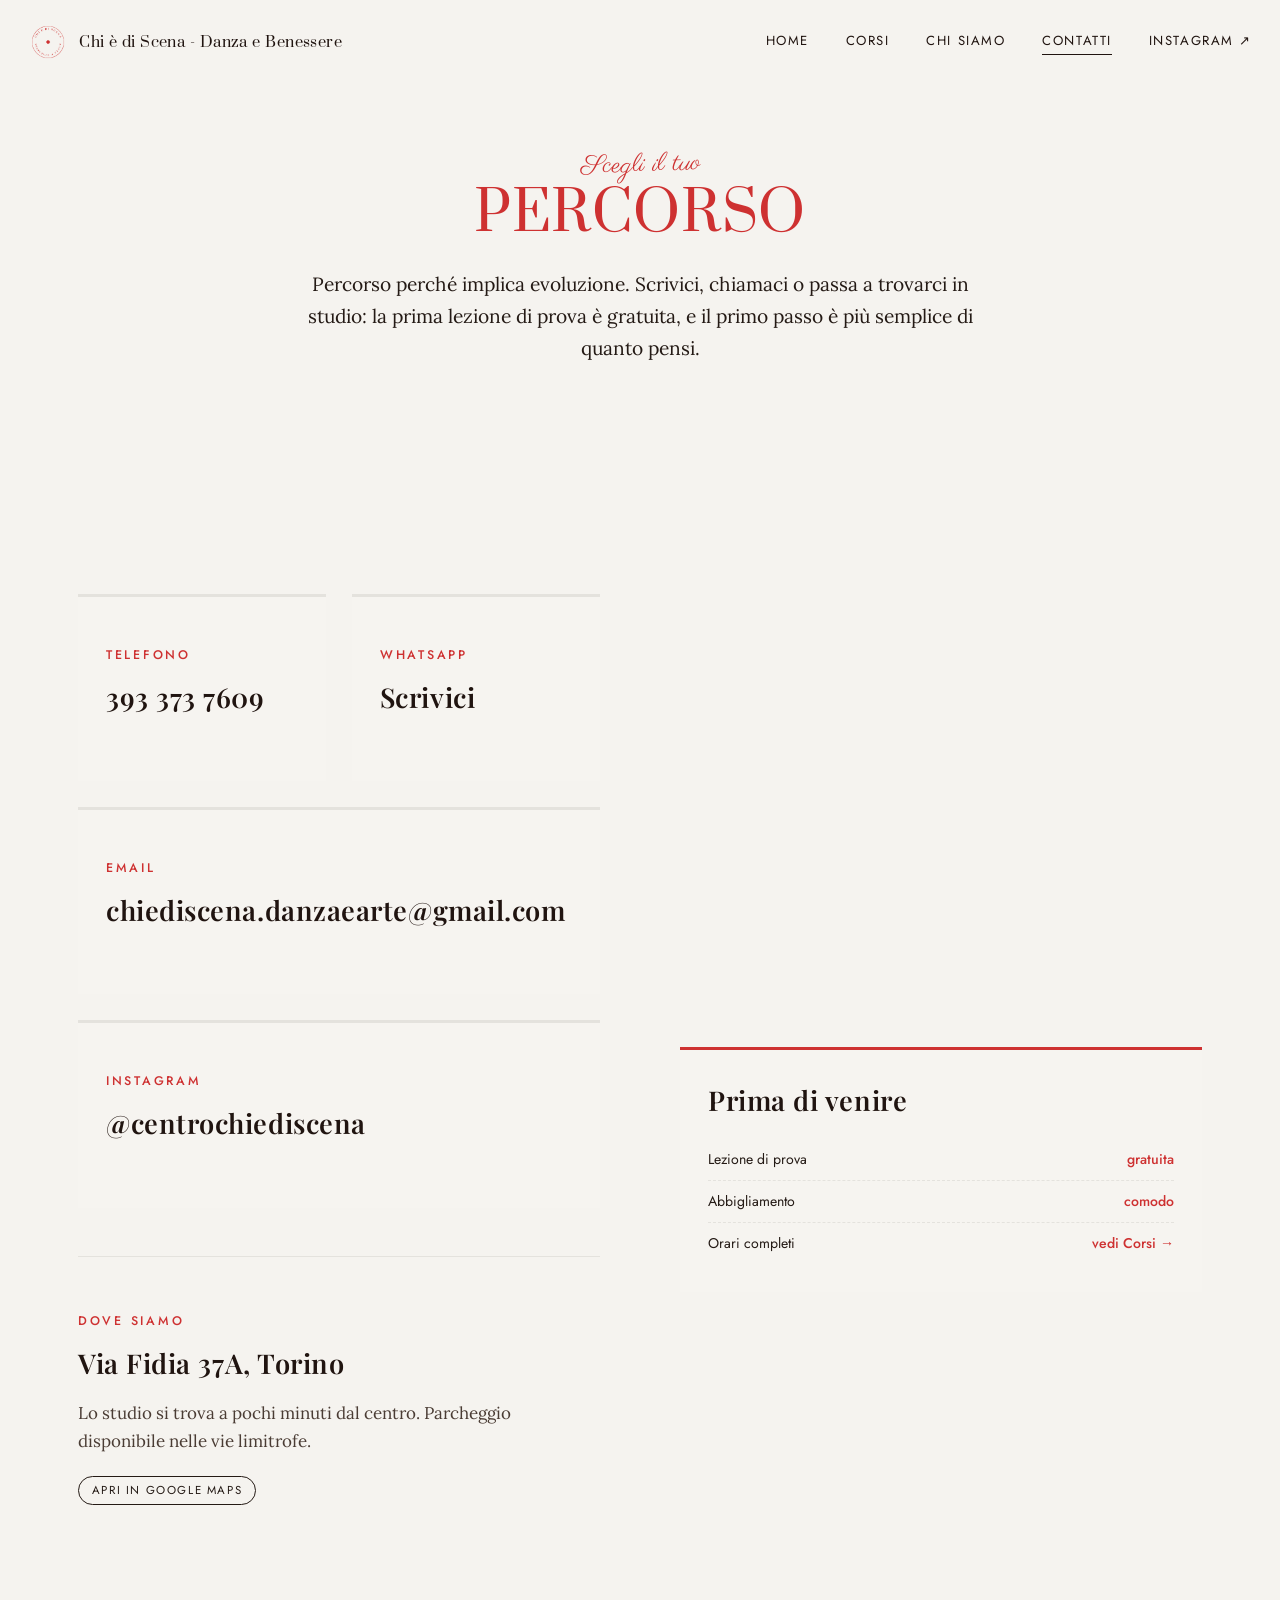
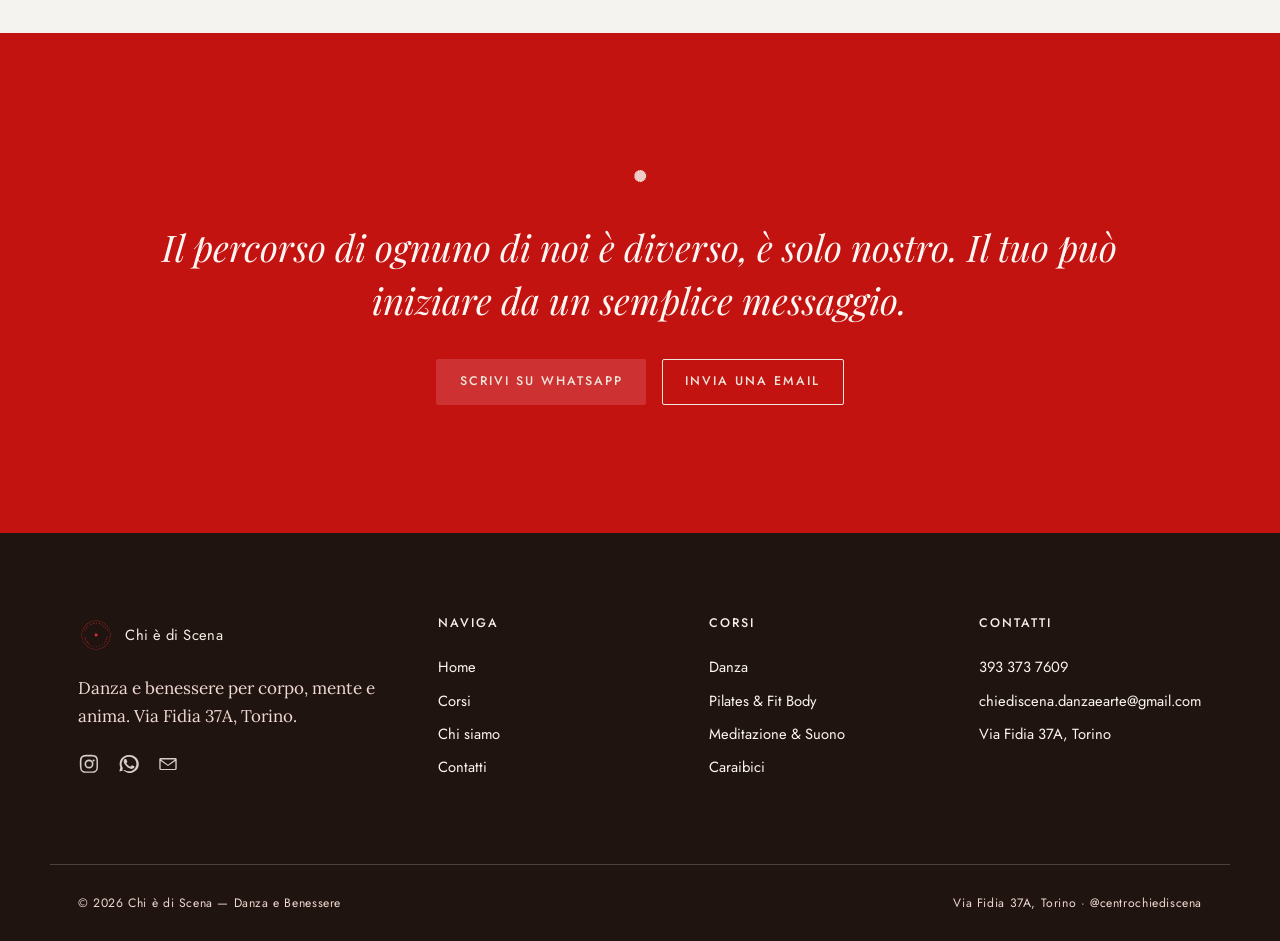
<file: contatti.html>
<!DOCTYPE html>
<html lang="it">
<head>
<meta charset="UTF-8">
<meta name="viewport" content="width=device-width, initial-scale=1.0">
<title>Contatti — Via Fidia 37A, Torino | Chi è di Scena</title>
<meta name="description" content="Scrivi, chiama o vieni a trovarci in Via Fidia 37A, Torino. La prima lezione di prova di danza, Pilates, meditazione o Caraibici da Chi è di Scena è gratuita."><meta name="keywords" content="Chi è di Scena contatti, Via Fidia 37A Torino, prova gratuita danza Torino, scuola di danza Torino telefono">
<meta name="theme-color" content="#CE3131">
<link rel="icon" href="assets/img/logo-mark.png">
<link rel="apple-touch-icon" href="assets/img/logo-mark.png">
<meta property="og:type" content="website">
<meta property="og:site_name" content="Chi è di Scena">
<meta property="og:title" content="Contatti — Via Fidia 37A, Torino | Chi è di Scena">
<meta property="og:description" content="Scrivi, chiama o vieni a trovarci per prenotare la tua lezione di prova.">
<meta property="og:image" content="assets/img/studio-interior-full.jpg">
<meta property="og:locale" content="it_IT">
<!-- TODO prima di pubblicare: sostituire https://www.esempio.it con il dominio reale (vedi anche robots.txt e sitemap.xml) -->
<link rel="canonical" href="https://www.esempio.it/contatti.html">
<meta property="og:url" content="https://www.esempio.it/contatti.html">
<meta name="twitter:card" content="summary_large_image">
<link rel="stylesheet" href="assets/css/style.css">
<script type="application/ld+json">
{
  "@context": "https://schema.org",
  "@type": "DanceSchool",
  "name": "Chi è di Scena",
  "url": "https://www.esempio.it/",
  "telephone": "+39-393-373-7609",
  "email": "chiediscena.danzaearte@gmail.com",
  "address": {
    "@type": "PostalAddress",
    "streetAddress": "Via Fidia 37A",
    "addressLocality": "Torino",
    "addressRegion": "TO",
    "addressCountry": "IT"
  },
  "sameAs": ["https://www.instagram.com/centrochiediscena/"]
}
</script>
</head>
<body>

<header class="site-header">
  <a href="index.html" class="brand"><img src="assets/img/logo-mark.png" alt="Chi è di Scena"> Chi è di Scena - Danza e Benessere</a>
  <nav class="main-nav">
    <a href="index.html">Home</a>
    <a href="corsi.html">Corsi</a>
    <a href="chi-siamo.html">Chi siamo</a>
    <a href="contatti.html" class="active">Contatti</a>
    <a href="https://www.instagram.com/centrochiediscena/" target="_blank" rel="noopener">Instagram ↗</a>
  </nav>
  <button class="nav-toggle" aria-label="Apri il menu" aria-expanded="false"><span></span><span></span><span></span></button>
</header>

<main>

<section class="section-sm" style="padding-top: 9rem;">
  <div class="container center max-w reveal">
    <span class="script">Scegli il tuo</span>
    <h1 style="font-size:clamp(2.2rem,5vw,3.4rem); color:var(--brick);">PERCORSO</h1>
    <p class="lead">Percorso perché implica evoluzione. Scrivici, chiamaci o passa a trovarci in studio: la prima lezione di prova è gratuita, e il primo passo è più semplice di quanto pensi.</p>
  </div>
</section>

<section class="section">
  <div class="container">
    <div class="grid grid-2" style="gap: var(--space-5);">

      <div class="reveal">
        <div class="grid grid-2" style="gap: 1.6rem;">
          <a href="tel:+393933737609" class="pillar" style="display:block;">
            <span class="eyebrow">Telefono</span>
            <h3 style="margin-top:.4rem;">393 373 7609</h3>
          </a>
          <a href="https://wa.me/3933737609" target="_blank" rel="noopener" class="pillar" style="display:block;">
            <span class="eyebrow">WhatsApp</span>
            <h3 style="margin-top:.4rem;">Scrivici</h3>
          </a>
          <a href="mailto:chiediscena.danzaearte@gmail.com" class="pillar" style="display:block; grid-column: 1 / -1;">
            <span class="eyebrow">Email</span>
            <h3 style="margin-top:.4rem; word-break:break-word;">chiediscena.danzaearte@gmail.com</h3>
          </a>
          <a href="https://www.instagram.com/centrochiediscena/" target="_blank" rel="noopener" class="pillar" style="display:block; grid-column: 1 / -1;">
            <span class="eyebrow">Instagram</span>
            <h3 style="margin-top:.4rem;">@centrochiediscena</h3>
          </a>
        </div>

        <hr class="rule">

        <span class="eyebrow">Dove siamo</span>
        <h3 style="margin-top:.5rem;">Via Fidia 37A, Torino</h3>
        <p>Lo studio si trova a pochi minuti dal centro. Parcheggio disponibile nelle vie limitrofe.</p>
        <a href="https://maps.google.com/?q=Via+Fidia+37A+Torino" target="_blank" rel="noopener" class="badge-oval">Apri in Google Maps</a>
      </div>

      <div class="reveal">
        <iframe class="map-frame" loading="lazy" referrerpolicy="no-referrer-when-downgrade"
          src="https://maps.google.com/maps?q=Via%20Fidia%2037A%2C%20Torino&t=&z=15&ie=UTF8&iwloc=&output=embed"
          title="Mappa: Via Fidia 37A, Torino"></iframe>
        <div class="day-card" style="margin-top:1.6rem;">
          <h3>Prima di venire</h3>
          <div class="slot"><span>Lezione di prova</span><time>gratuita</time></div>
          <div class="slot"><span>Abbigliamento</span><time>comodo</time></div>
          <div class="slot"><span>Orari completi</span><time><a href="corsi.html" style="color:var(--brick);">vedi Corsi →</a></time></div>
        </div>
      </div>

    </div>
  </div>
</section>

<section class="section dark center">
  <div class="container reveal">
    <img src="assets/img/sunburst-cream.png" alt="" width="30" style="margin: 0 auto 1.8rem; opacity:.85;">
    <p class="big-quote">Il percorso di ognuno di noi è diverso, è solo nostro. Il tuo può iniziare da un semplice messaggio.</p>
    <div class="hero-cta" style="justify-content:center; margin-top:2rem;">
      <a href="https://wa.me/3933737609" target="_blank" rel="noopener" class="btn primary">Scrivi su WhatsApp</a>
      <a href="mailto:chiediscena.danzaearte@gmail.com" class="btn">Invia una email</a>
    </div>
  </div>
</section>

</main>

<footer class="site-footer">
  <div class="container footer-grid">
    <div>
      <a href="index.html" class="brand" style="color:#f5efe6; margin-bottom:1rem; display:inline-flex;"><img src="assets/img/logo-mark.png" alt="" style="height:36px;width:36px;"> Chi è di Scena</a>
      <p style="color:#f0d9d2; max-width:26em;">Danza e benessere per corpo, mente e anima. Via Fidia 37A, Torino.</p>
      <div class="social-row">
        <a href="https://www.instagram.com/centrochiediscena/" target="_blank" rel="noopener" aria-label="Instagram"><svg viewBox="0 0 24 24" fill="#f5efe6"><path d="M12 2c2.7 0 3.1 0 4.1.06 1.1.05 1.8.2 2.4.45.7.27 1.2.62 1.7 1.13.5.5.9 1 1.1 1.7.2.6.4 1.3.4 2.4.1 1 .1 1.4.1 4.1s0 3.1-.1 4.1c-.1 1.1-.2 1.8-.4 2.4-.3.7-.6 1.2-1.1 1.7-.5.5-1 .9-1.7 1.1-.6.2-1.3.4-2.4.4-1 .1-1.4.1-4.1.1s-3.1 0-4.1-.1c-1.1-.1-1.8-.2-2.4-.4-.7-.3-1.2-.6-1.7-1.1-.5-.5-.9-1-1.1-1.7-.2-.6-.4-1.3-.4-2.4C2 15.1 2 14.7 2 12s0-3.1.1-4.1c.1-1.1.2-1.8.4-2.4.3-.7.6-1.2 1.1-1.7.5-.5 1-.9 1.7-1.1.6-.2 1.3-.4 2.4-.4C8.9 2 9.3 2 12 2zm0 1.8c-2.6 0-3 0-4 .1-1 .1-1.5.2-1.9.4-.5.2-.8.4-1.1.7-.3.3-.6.6-.7 1.1-.2.4-.3.9-.4 1.9-.1 1-.1 1.4-.1 4s0 3 .1 4c.1 1 .2 1.5.4 1.9.2.5.4.8.7 1.1.3.3.6.6 1.1.7.4.2.9.3 1.9.4 1 .1 1.4.1 4 .1s3 0 4-.1c1-.1 1.5-.2 1.9-.4.5-.2.8-.4 1.1-.7.3-.3.6-.6.7-1.1.2-.4.3-.9.4-1.9.1-1 .1-1.4.1-4s0-3-.1-4c-.1-1-.2-1.5-.4-1.9-.2-.5-.4-.8-.7-1.1-.3-.3-.6-.6-1.1-.7-.4-.2-.9-.3-1.9-.4-1-.1-1.4-.1-4-.1zm0 3.3a4.9 4.9 0 110 9.8 4.9 4.9 0 010-9.8zm0 1.8a3.1 3.1 0 100 6.2 3.1 3.1 0 000-6.2zm5.1-1.9a1.15 1.15 0 110 2.3 1.15 1.15 0 010-2.3z"/></svg></a>
        <a href="https://wa.me/3933737609" target="_blank" rel="noopener" aria-label="WhatsApp"><svg viewBox="0 0 24 24" fill="#f5efe6"><path d="M17.5 14.4c-.3-.15-1.7-.85-2-.95-.27-.1-.46-.15-.66.15-.2.3-.75 .95-.92 1.14-.17.2-.34.22-.63.07-.3-.15-1.24-.46-2.36-1.46-.87-.78-1.46-1.74-1.63-2.03-.17-.3-.02-.46.13-.6.13-.13.3-.34.44-.5.15-.17.2-.3.3-.5.1-.2.05-.37-.02-.52-.08-.15-.66-1.6-.92-2.18-.24-.58-.48-.5-.66-.5h-.56c-.2 0-.5.07-.77.37-.26.3-1 .98-1 2.4s1.03 2.78 1.18 2.97c.15.2 2.02 3.08 4.9 4.32.68.3 1.22.47 1.63.6.68.22 1.31.19 1.8.11.55-.08 1.7-.7 1.94-1.36.24-.67.24-1.24.17-1.36-.07-.12-.26-.2-.56-.35zM12 2.2A9.8 9.8 0 002.5 15.7L1.5 20.3l4.7-1.2A9.8 9.8 0 1012 2.2zm0 1.8a8 8 0 11-4.3 14.7l-.3-.2-2.8.7.75-2.75-.2-.3A8 8 0 0112 4z"/></svg></a>
        <a href="mailto:chiediscena.danzaearte@gmail.com" aria-label="Email"><svg viewBox="0 0 24 24" fill="#f5efe6"><path d="M4 5.5h16A1.5 1.5 0 0121.5 7v10a1.5 1.5 0 01-1.5 1.5H4A1.5 1.5 0 012.5 17V7A1.5 1.5 0 014 5.5zm.3 1.5L12 12.8 19.7 7H4.3zM20 8.6l-7.6 5.4a.7.7 0 01-.8 0L4 8.6V17c0 .3.2.5.5.5h15c.3 0 .5-.2.5-.5V8.6z"/></svg></a>
      </div>
    </div>
    <div>
      <h4>Naviga</h4>
      <a href="index.html">Home</a>
      <a href="corsi.html">Corsi</a>
      <a href="chi-siamo.html">Chi siamo</a>
      <a href="contatti.html">Contatti</a>
    </div>
    <div>
      <h4>Corsi</h4>
      <a href="corsi.html#danza">Danza</a>
      <a href="corsi.html#pilates">Pilates &amp; Fit Body</a>
      <a href="corsi.html#meditazione">Meditazione &amp; Suono</a>
      <a href="corsi.html#caraibici">Caraibici</a>
    </div>
    <div>
      <h4>Contatti</h4>
      <a href="tel:+393933737609">393 373 7609</a>
      <a href="mailto:chiediscena.danzaearte@gmail.com">chiediscena.danzaearte@gmail.com</a>
      <a href="https://maps.google.com/?q=Via+Fidia+37A+Torino" target="_blank" rel="noopener">Via Fidia 37A, Torino</a>
    </div>
  </div>
  <div class="container footer-bottom">
    <span>© <span data-year>2026</span> Chi è di Scena — Danza e Benessere</span>
    <span>Via Fidia 37A, Torino · @centrochiediscena</span>
  </div>
</footer>

<script src="assets/js/main.js"></script>
</body>
</html>
</file>
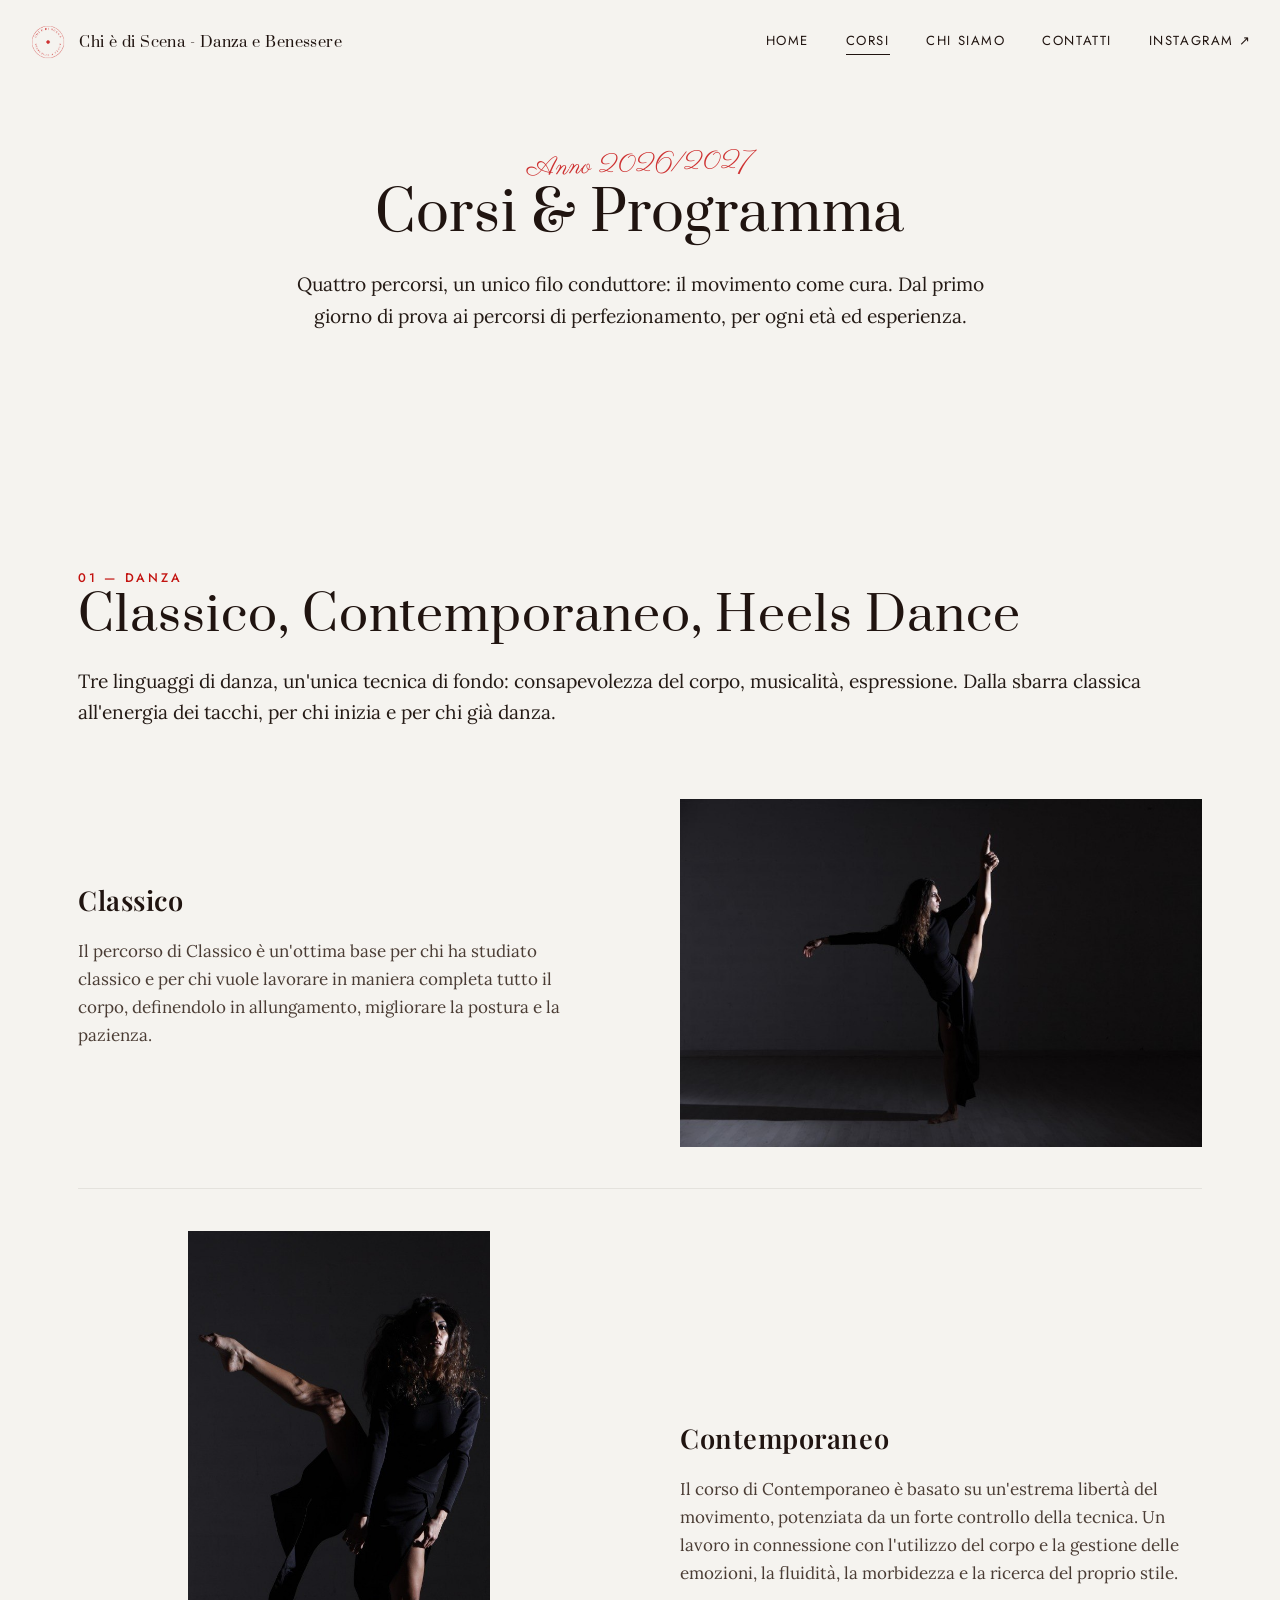
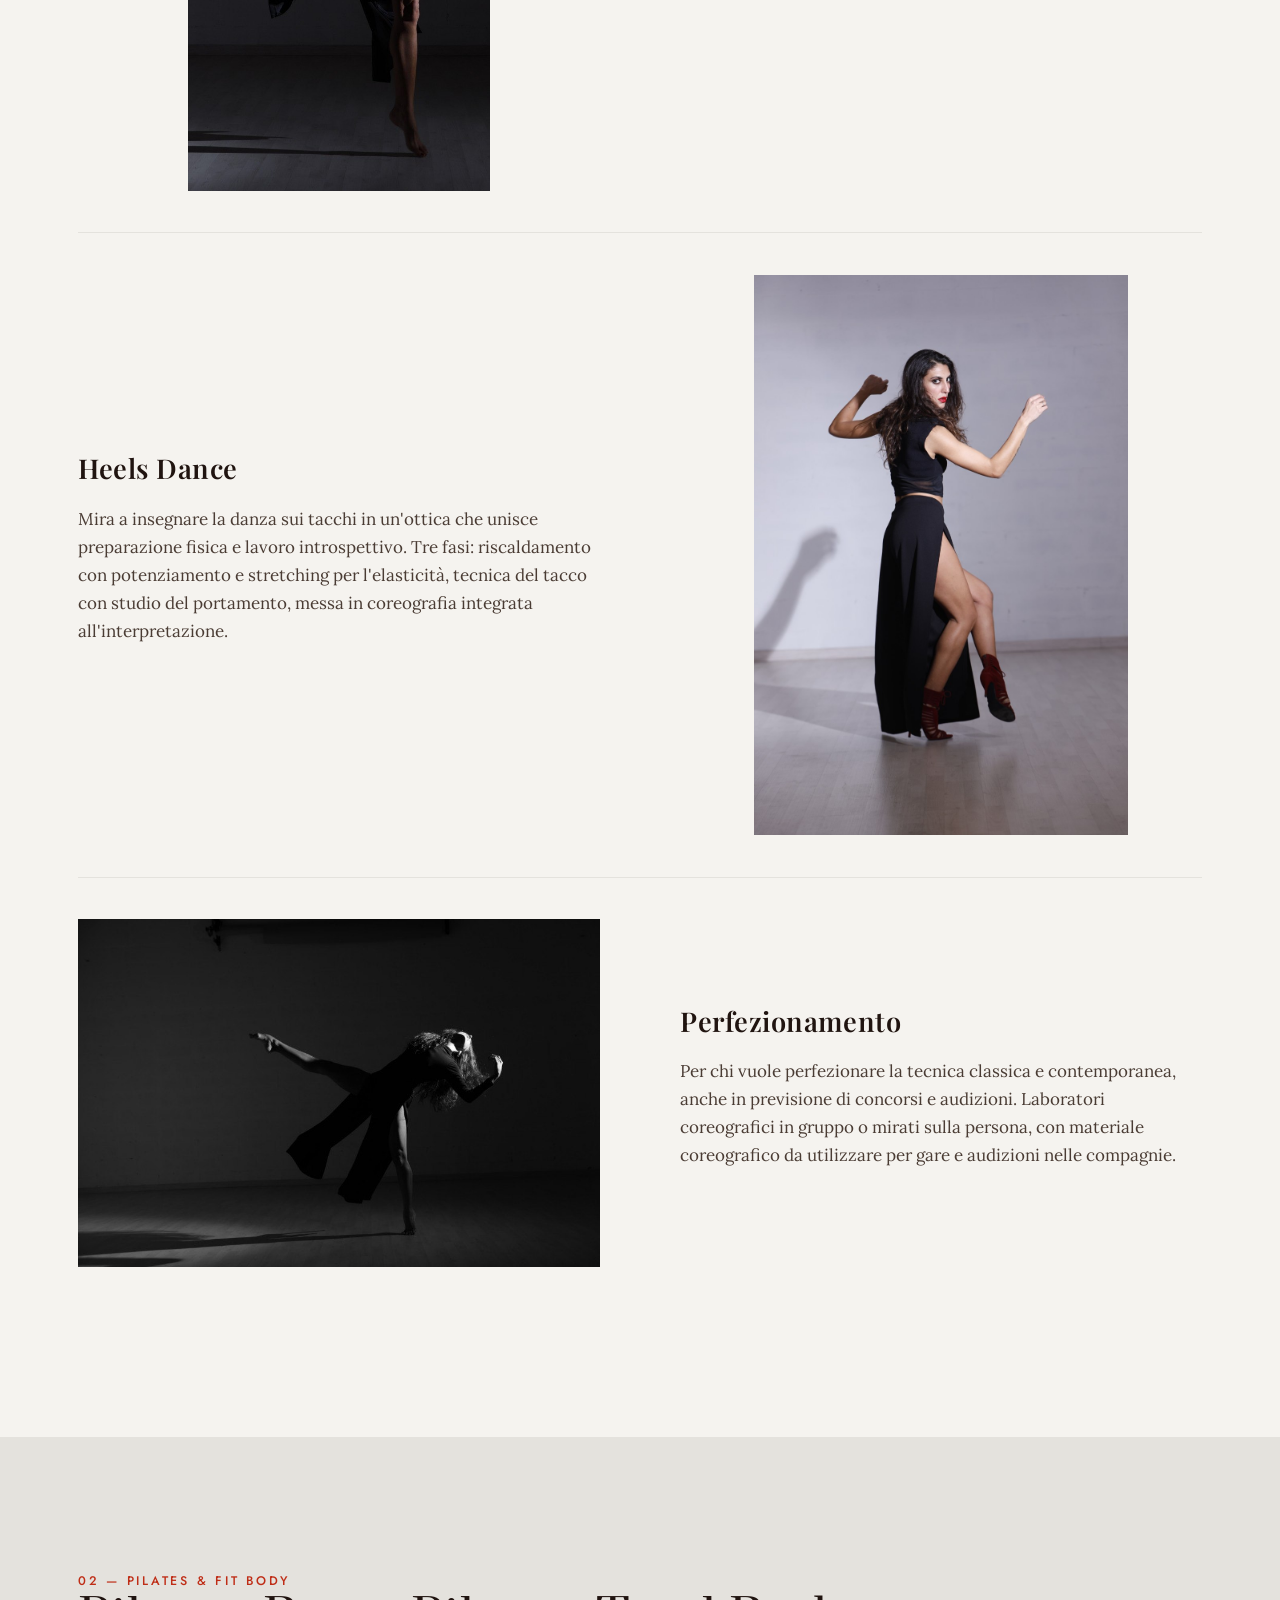
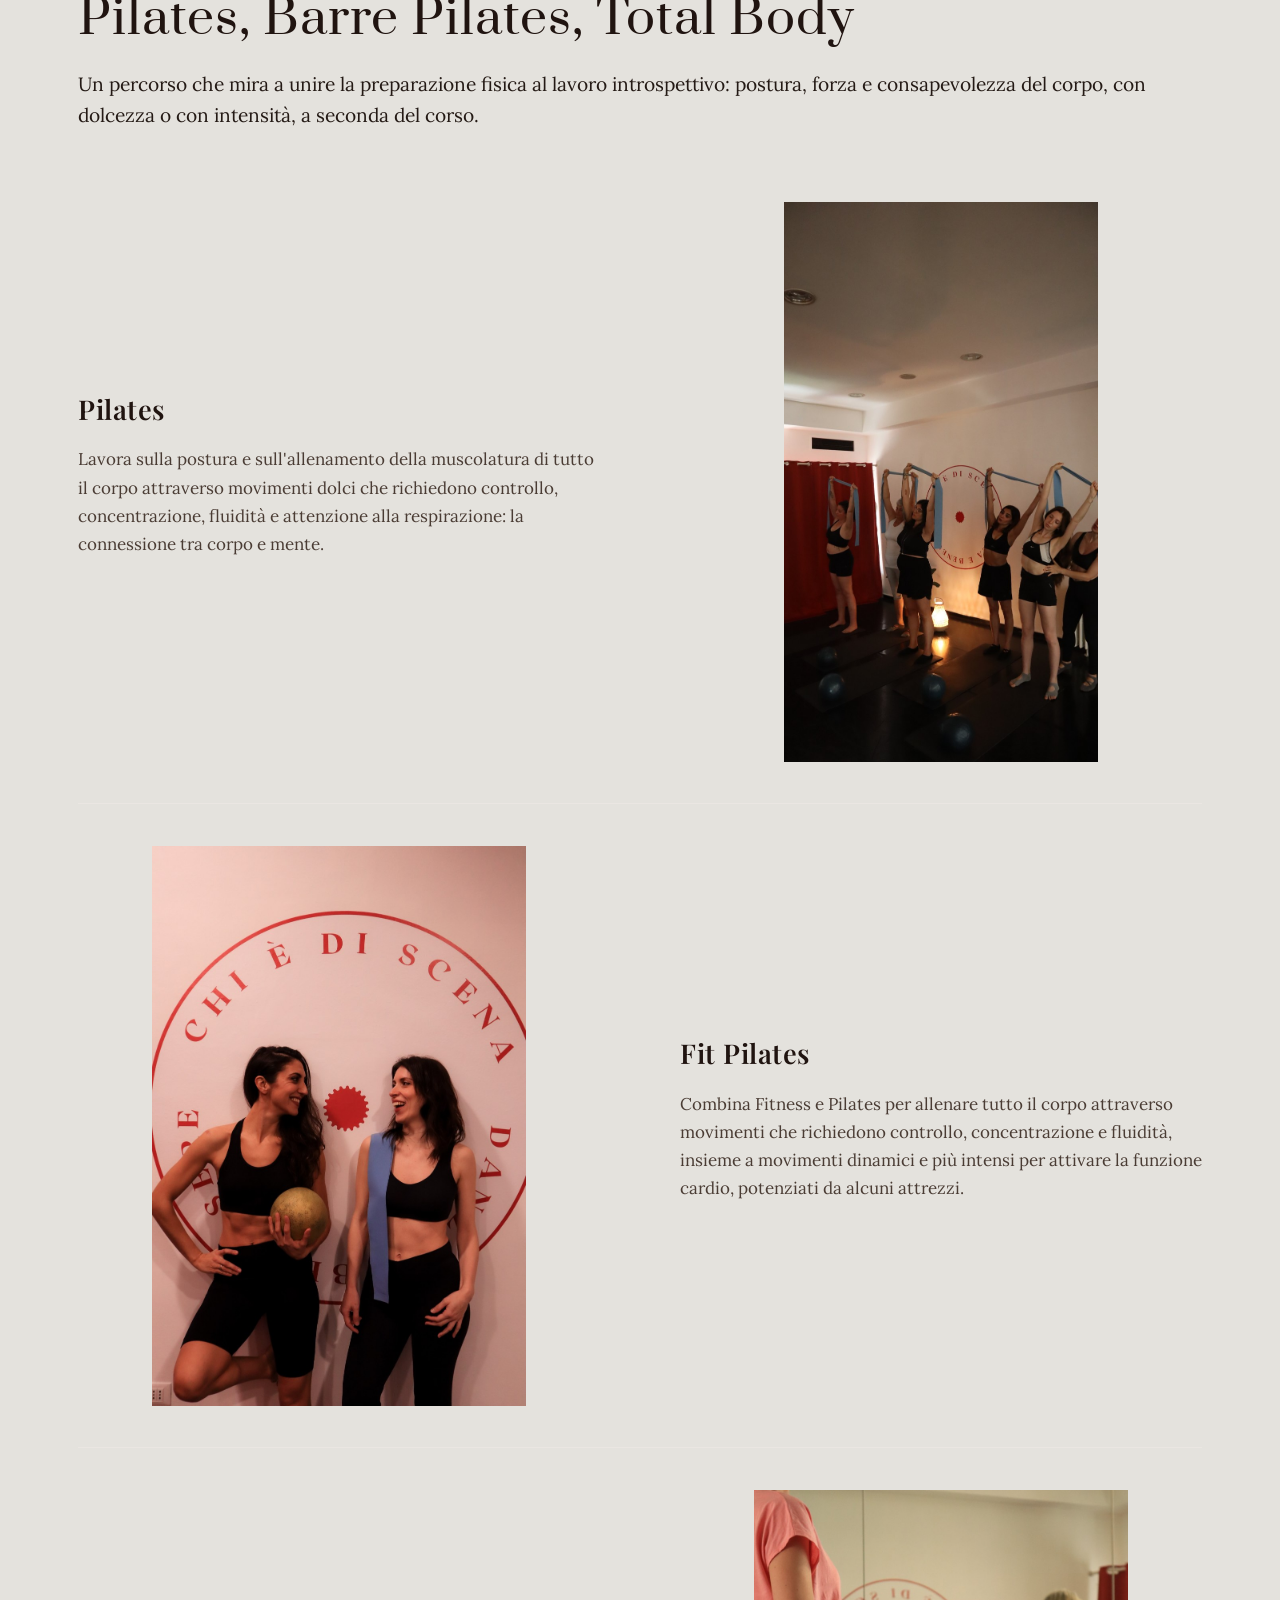
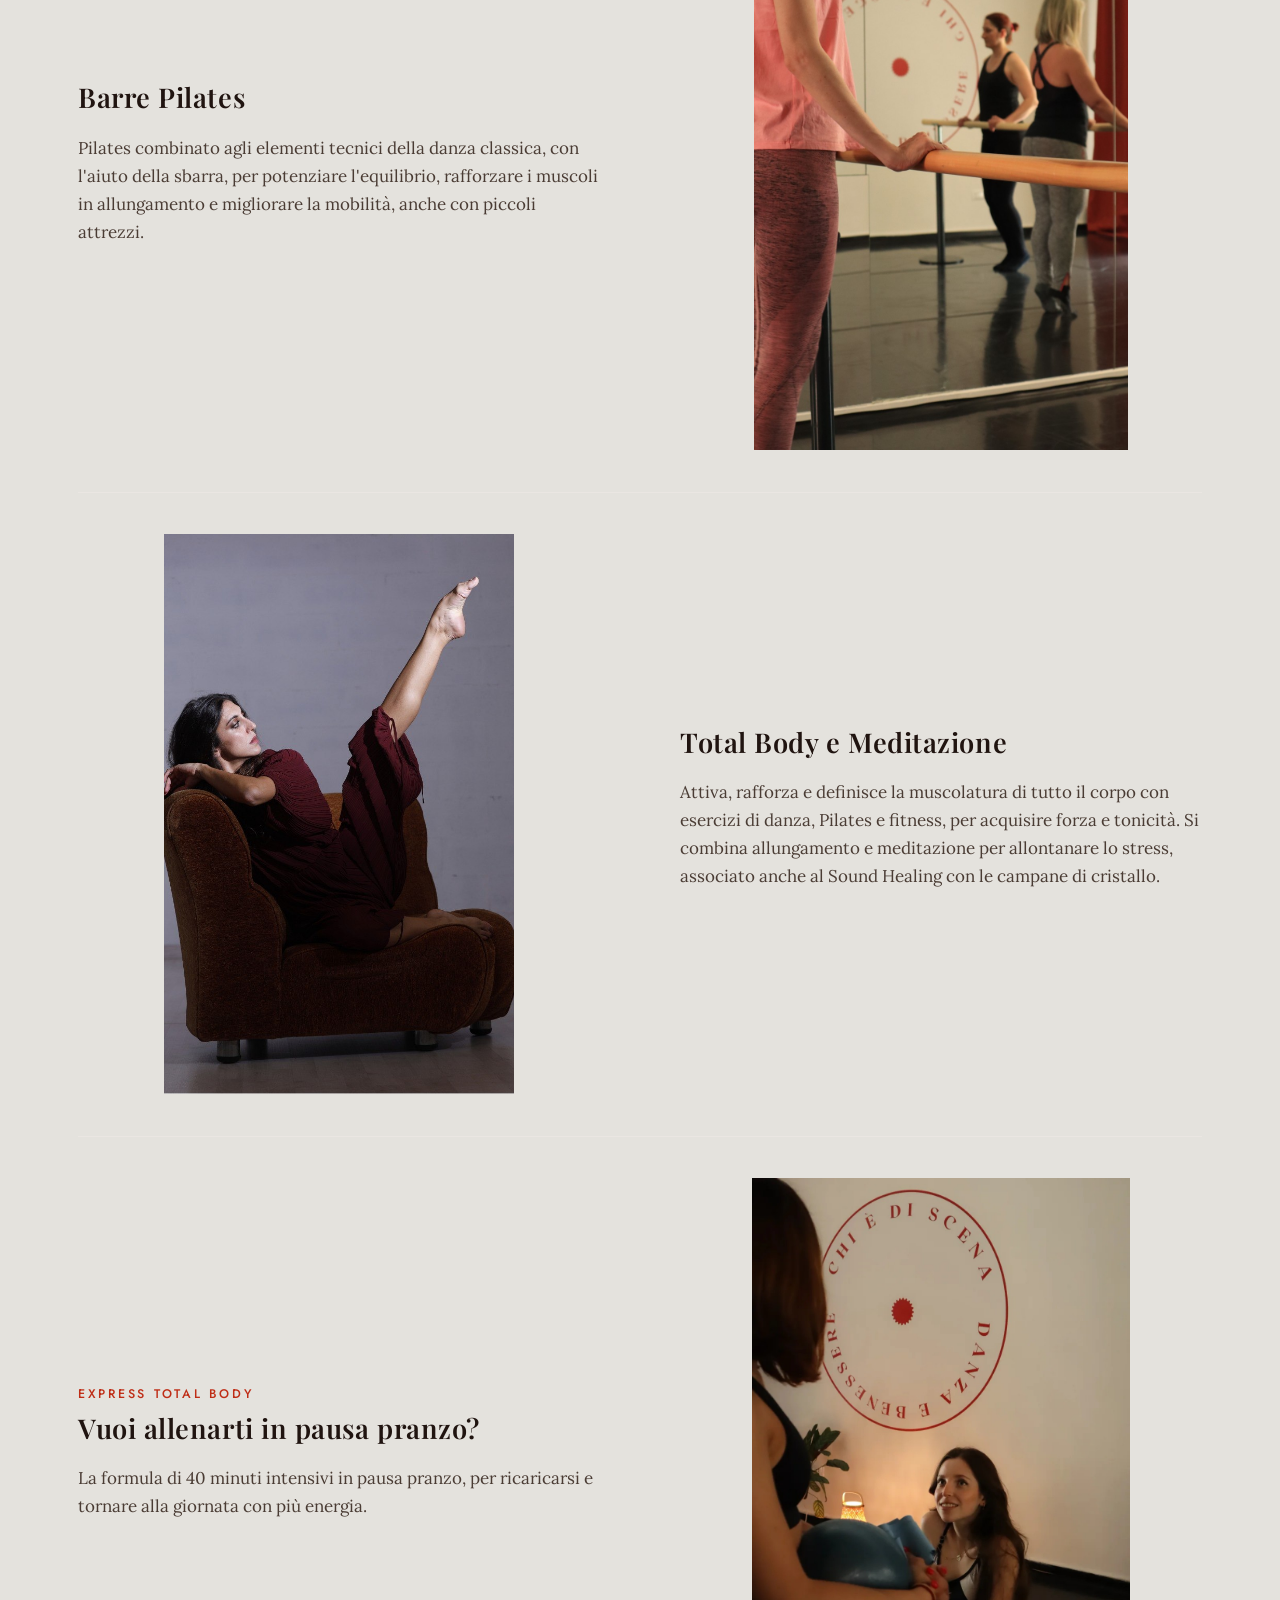
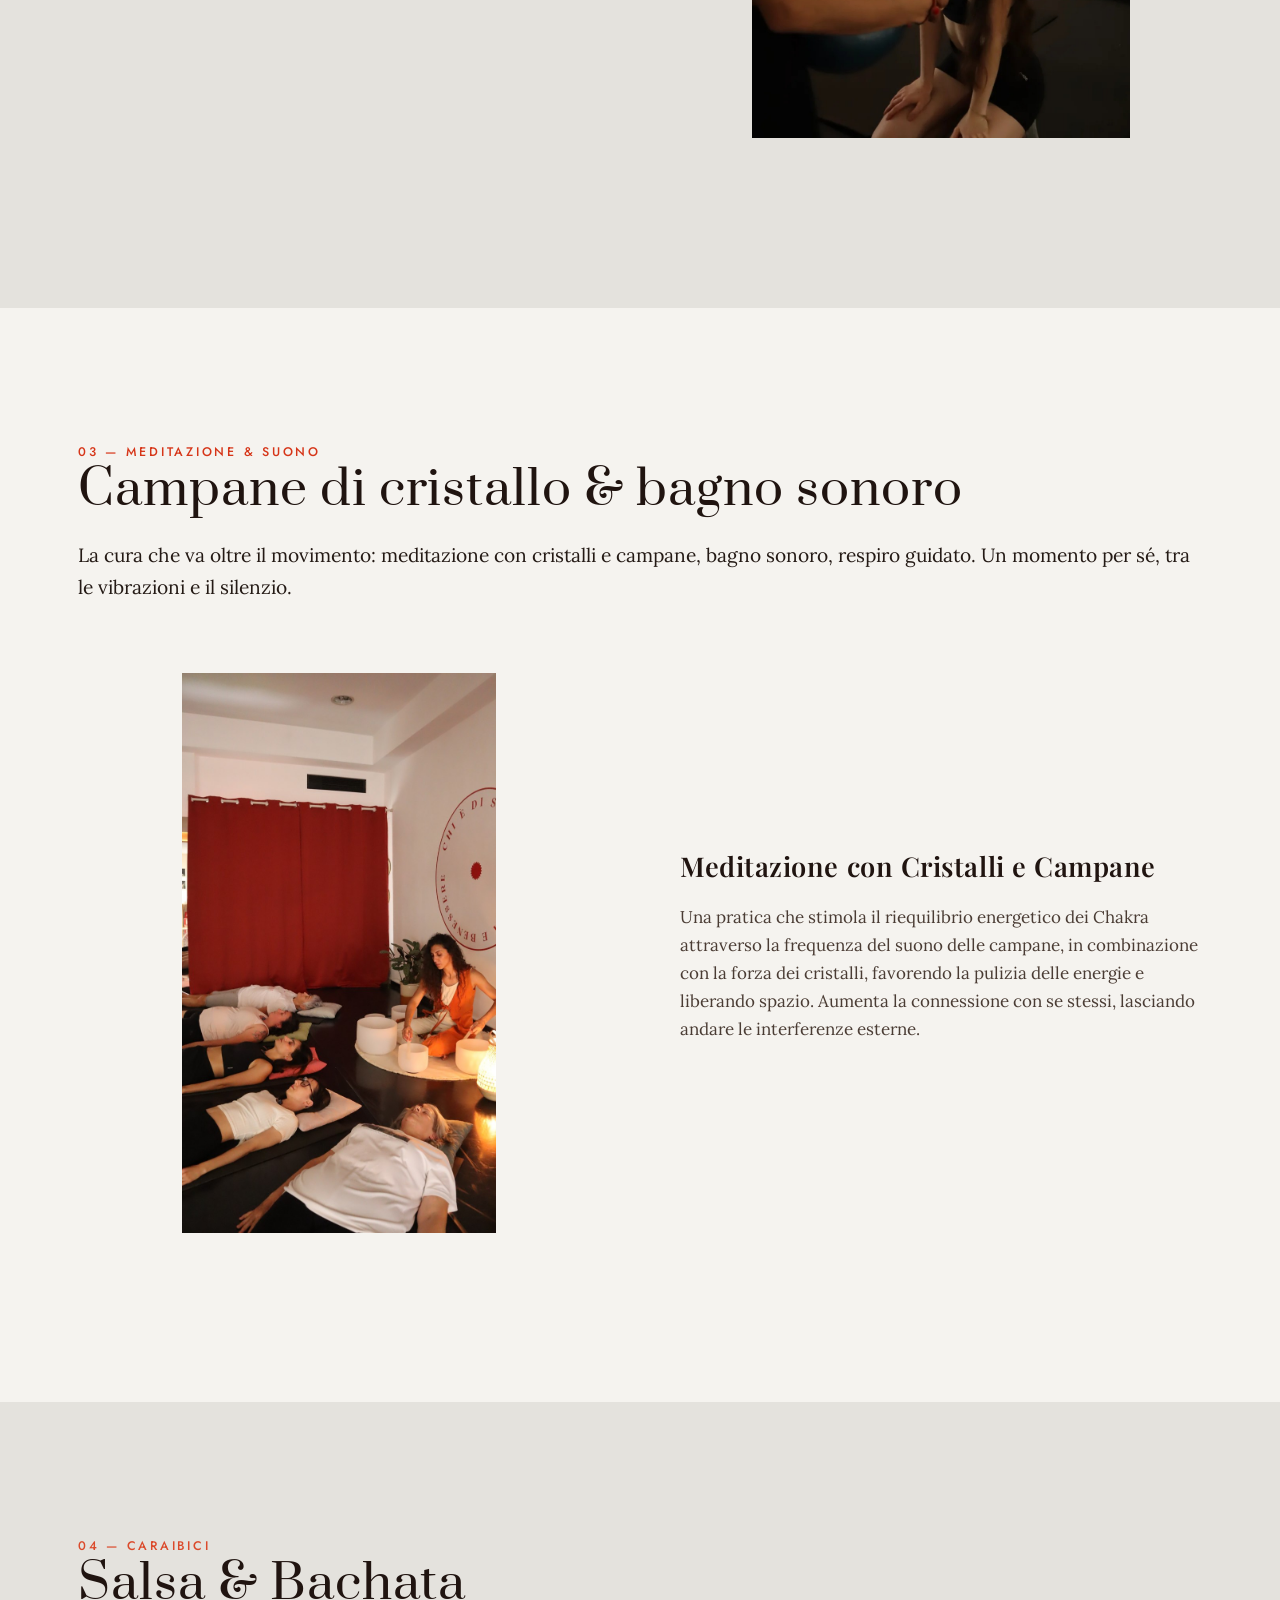
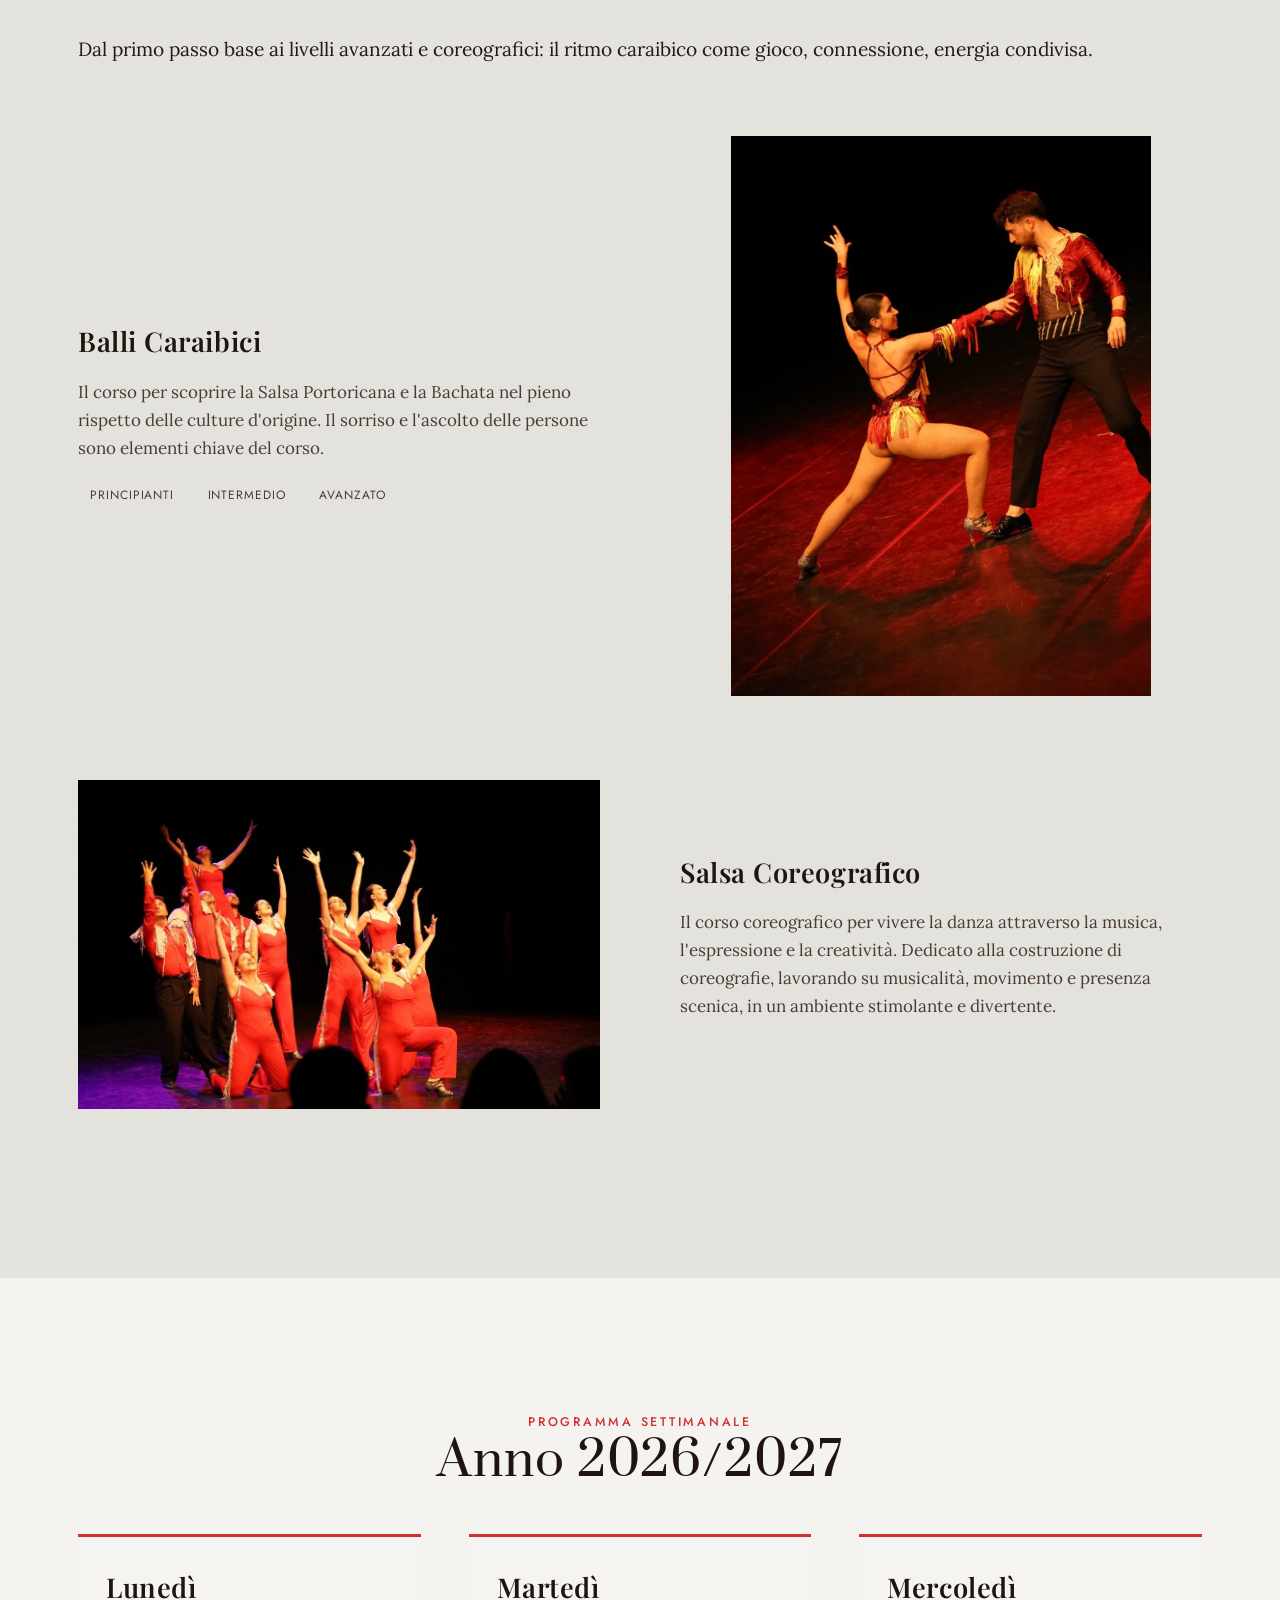
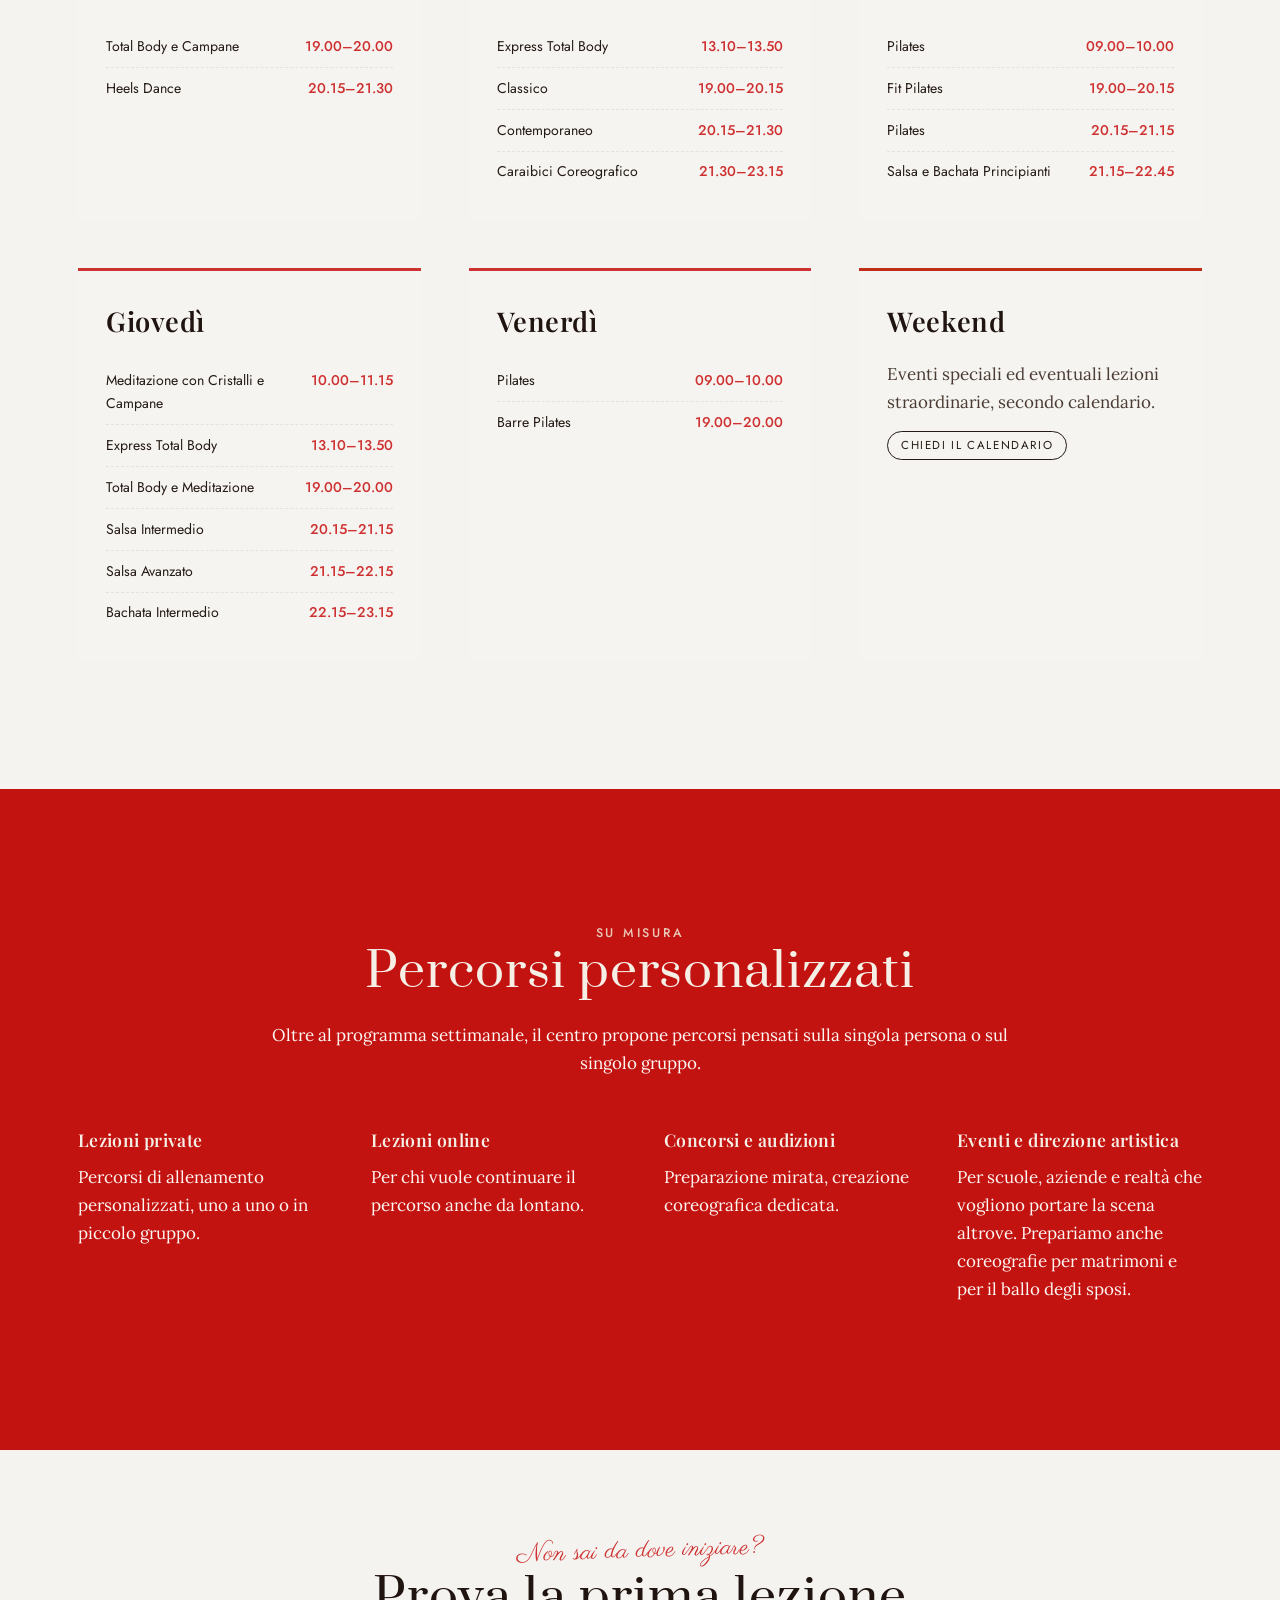
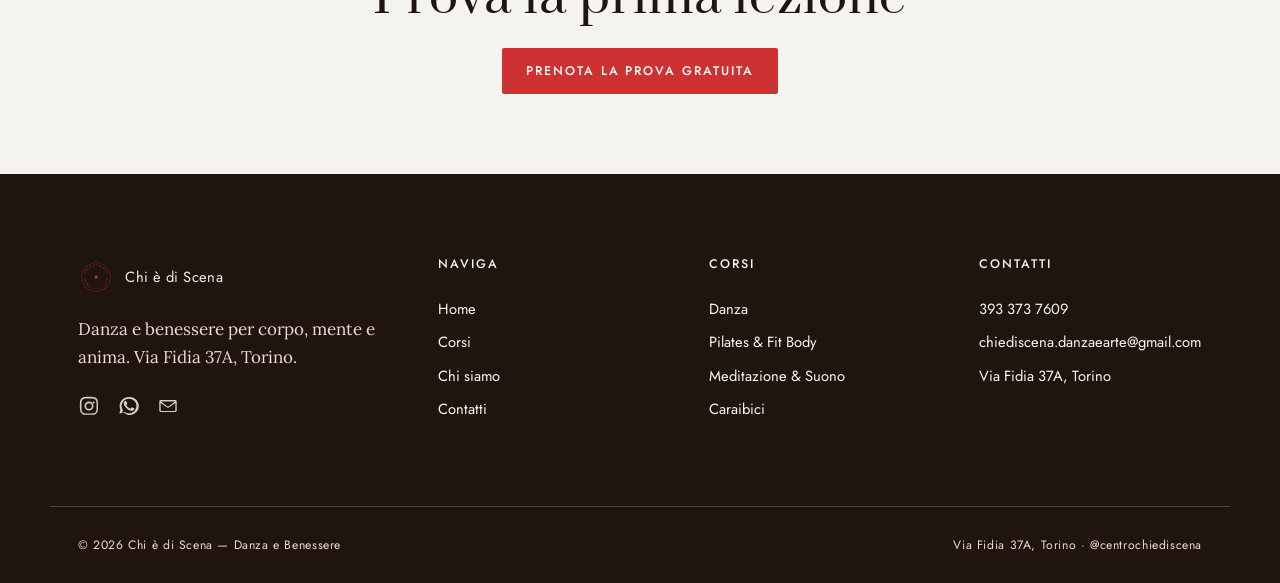
<file: corsi.html>
<!DOCTYPE html>
<html lang="it">
<head>
<meta charset="UTF-8">
<meta name="viewport" content="width=device-width, initial-scale=1.0">
<title>Corsi di Danza, Pilates e Caraibici a Torino — Orari | Chi è di Scena</title>
<meta name="description" content="Classico, Contemporaneo, Heels Dance, Pilates, Salsa e Bachata, meditazione con campane di cristallo. Corsi e orari a Torino, Via Fidia 37A.">
<meta name="keywords" content="corsi di danza Torino, orari Pilates Torino, salsa e bachata Torino, Heels Dance Torino, meditazione con campane Torino">
<meta name="theme-color" content="#CE3131">
<link rel="icon" href="assets/img/logo-mark.png">
<link rel="apple-touch-icon" href="assets/img/logo-mark.png">
<meta property="og:type" content="website">
<meta property="og:site_name" content="Chi è di Scena">
<meta property="og:title" content="Corsi di Danza, Pilates e Caraibici a Torino — Chi è di Scena">
<meta property="og:description" content="Tutti i corsi e gli orari 2026/2027: danza, Pilates, meditazione, Caraibici. Torino, Via Fidia 37A.">
<meta property="og:image" content="assets/img/course-heels.jpg">
<meta property="og:locale" content="it_IT">
<!-- TODO prima di pubblicare: sostituire https://www.esempio.it con il dominio reale (vedi anche robots.txt e sitemap.xml) -->
<link rel="canonical" href="https://www.esempio.it/corsi.html">
<meta property="og:url" content="https://www.esempio.it/corsi.html">
<meta name="twitter:card" content="summary_large_image">
<link rel="stylesheet" href="assets/css/style.css">
</head>
<body>

<header class="site-header">
  <a href="index.html" class="brand"><img src="assets/img/logo-mark.png" alt="Chi è di Scena"> Chi è di Scena - Danza e Benessere</a>
  <nav class="main-nav">
    <a href="index.html">Home</a>
    <a href="corsi.html" class="active">Corsi</a>
    <a href="chi-siamo.html">Chi siamo</a>
    <a href="contatti.html">Contatti</a>
    <a href="https://www.instagram.com/centrochiediscena/" target="_blank" rel="noopener">Instagram ↗</a>
  </nav>
  <button class="nav-toggle" aria-label="Apri il menu" aria-expanded="false"><span></span><span></span><span></span></button>
</header>

<main>

<section class="section-sm" style="padding-top: 9rem;">
  <div class="container center max-w reveal">
    <span class="script">Anno 2026/2027</span>
    <h1 style="font-size:clamp(2.2rem,5vw,3.4rem);">Corsi &amp; Programma</h1>
    <p class="lead">Quattro percorsi, un unico filo conduttore: il movimento come cura. Dal primo giorno di prova ai percorsi di perfezionamento, per ogni età ed esperienza.</p>
  </div>
</section>

<!-- ================= DANZA ================= -->
<section class="section" id="danza">
  <div class="container">
    <div class="kicker-block reveal">
      <span class="eyebrow" style="color:var(--brick-deep);">01 — Danza</span>
      <h2>Classico, Contemporaneo, Heels Dance</h2>
      <p class="lead">Tre linguaggi di danza, un'unica tecnica di fondo: consapevolezza del corpo, musicalità, espressione. Dalla sbarra classica all'energia dei tacchi, per chi inizia e per chi già danza.</p>
    </div>

    <div class="course-panel">
      <div class="grid grid-2" style="align-items:center; gap: var(--space-5);">
        <div class="panel-photo reveal" style="order:2;"><img src="assets/img/course-classico.jpg" alt="Lezione di Classico"></div>
        <div class="reveal" style="order:1;">
          <h3>Classico</h3>
          <p>Il percorso di Classico è un'ottima base per chi ha studiato classico e per chi vuole lavorare in maniera completa tutto il corpo, definendolo in allungamento, migliorare la postura e la pazienza.</p>
        </div>
      </div>
    </div>

    <div class="course-panel">
      <div class="grid grid-2" style="align-items:center; gap: var(--space-5);">
        <div class="reveal" style="order:2;">
          <h3>Contemporaneo</h3>
          <p>Il corso di Contemporaneo è basato su un'estrema libertà del movimento, potenziata da un forte controllo della tecnica. Un lavoro in connessione con l'utilizzo del corpo e la gestione delle emozioni, la fluidità, la morbidezza e la ricerca del proprio stile.</p>
        </div>
        <div class="panel-photo reveal" style="order:1;"><img src="assets/img/course-contemporaneo.jpg" alt="Lezione di Contemporaneo"></div>
      </div>
    </div>

    <div class="course-panel">
      <div class="grid grid-2" style="align-items:center; gap: var(--space-5);">
        <div class="panel-photo reveal" style="order:2;"><img src="assets/img/course-heels.jpg" alt="Lezione di Heels Dance"></div>
        <div class="reveal" style="order:1;">
          <h3>Heels Dance</h3>
          <p>Mira a insegnare la danza sui tacchi in un'ottica che unisce preparazione fisica e lavoro introspettivo. Tre fasi: riscaldamento con potenziamento e stretching per l'elasticità, tecnica del tacco con studio del portamento, messa in coreografia integrata all'interpretazione.</p>
        </div>
      </div>
    </div>

    <div class="course-panel">
      <div class="grid grid-2" style="align-items:center; gap: var(--space-5);">
        <div class="reveal" style="order:2;">
          <h3>Perfezionamento</h3>
          <p>Per chi vuole perfezionare la tecnica classica e contemporanea, anche in previsione di concorsi e audizioni. Laboratori coreografici in gruppo o mirati sulla persona, con materiale coreografico da utilizzare per gare e audizioni nelle compagnie.</p>
        </div>
        <div class="panel-photo reveal" style="order:1;"><img src="assets/img/course-perfezionamento.jpg" alt="Lezione di Perfezionamento"></div>
      </div>
    </div>
  </div>
</section>

<!-- ================= PILATES ================= -->
<section class="section deep" id="pilates">
  <div class="container">
    <div class="kicker-block reveal">
      <span class="eyebrow" style="color:var(--earth);">02 — Pilates &amp; Fit Body</span>
      <h2>Pilates, Barre Pilates, Total Body</h2>
      <p class="lead">Un percorso che mira a unire la preparazione fisica al lavoro introspettivo: postura, forza e consapevolezza del corpo, con dolcezza o con intensità, a seconda del corso.</p>
    </div>

    <div class="course-panel">
      <div class="grid grid-2" style="align-items:center; gap: var(--space-5);">
        <div class="panel-photo reveal" style="order:2;"><img src="assets/img/course-pilates.jpg" alt="Lezione di Pilates in studio"></div>
        <div class="reveal" style="order:1;">
          <h3>Pilates</h3>
          <p>Lavora sulla postura e sull'allenamento della muscolatura di tutto il corpo attraverso movimenti dolci che richiedono controllo, concentrazione, fluidità e attenzione alla respirazione: la connessione tra corpo e mente.</p>
        </div>
      </div>
    </div>

    <div class="course-panel">
      <div class="grid grid-2" style="align-items:center; gap: var(--space-5);">
        <div class="reveal" style="order:2;">
          <h3>Fit Pilates</h3>
          <p>Combina Fitness e Pilates per allenare tutto il corpo attraverso movimenti che richiedono controllo, concentrazione e fluidità, insieme a movimenti dinamici e più intensi per attivare la funzione cardio, potenziati da alcuni attrezzi.</p>
        </div>
        <div class="panel-photo reveal" style="order:1;"><img src="assets/img/course-fit-pilates.jpg" alt="Lezione di Fit Pilates in studio"></div>
      </div>
    </div>

    <div class="course-panel">
      <div class="grid grid-2" style="align-items:center; gap: var(--space-5);">
        <div class="panel-photo reveal" style="order:2;"><img src="assets/img/course-barre-pilates.jpg" alt="Lezione di Barre Pilates alla sbarra"></div>
        <div class="reveal" style="order:1;">
          <h3>Barre Pilates</h3>
          <p>Pilates combinato agli elementi tecnici della danza classica, con l'aiuto della sbarra, per potenziare l'equilibrio, rafforzare i muscoli in allungamento e migliorare la mobilità, anche con piccoli attrezzi.</p>
        </div>
      </div>
    </div>

    <div class="course-panel">
      <div class="grid grid-2" style="align-items:center; gap: var(--space-5);">
        <div class="reveal" style="order:2;">
          <h3>Total Body e Meditazione</h3>
          <p>Attiva, rafforza e definisce la muscolatura di tutto il corpo con esercizi di danza, Pilates e fitness, per acquisire forza e tonicità. Si combina allungamento e meditazione per allontanare lo stress, associato anche al Sound Healing con le campane di cristallo.</p>
        </div>
        <div class="panel-photo reveal" style="order:1;"><img src="assets/img/course-total-body-meditazione.jpg" alt="Total Body e Meditazione"></div>
      </div>
    </div>

    <div class="course-panel">
      <div class="grid grid-2" style="align-items:center; gap: var(--space-5);">
        <div class="reveal" style="order:1;">
          <span class="eyebrow" style="color:var(--earth);">Express Total Body</span>
          <h3>Vuoi allenarti in pausa pranzo?</h3>
          <p>La formula di 40 minuti intensivi in pausa pranzo, per ricaricarsi e tornare alla giornata con più energia.</p>
        </div>
        <div class="panel-photo reveal" style="order:2;"><img src="assets/img/studio-interior-crop.jpg" alt="Lezione express di Total Body in pausa pranzo"></div>
      </div>
    </div>
  </div>
</section>

<!-- ================= MEDITAZIONE ================= -->
<section class="section" id="meditazione">
  <div class="container">
    <div class="kicker-block reveal">
      <span class="eyebrow" style="color:var(--red-alt);">03 — Meditazione &amp; Suono</span>
      <h2>Campane di cristallo &amp; bagno sonoro</h2>
      <p class="lead">La cura che va oltre il movimento: meditazione con cristalli e campane, bagno sonoro, respiro guidato. Un momento per sé, tra le vibrazioni e il silenzio.</p>
    </div>

    <div class="course-panel">
      <div class="grid grid-2" style="align-items:center; gap: var(--space-5);">
        <div class="panel-photo reveal" style="order:1;"><img src="assets/img/course-meditazione-campane.jpg" alt="Lezione di meditazione con campane di cristallo"></div>
        <div class="reveal" style="order:2;">
          <h3>Meditazione con Cristalli e Campane</h3>
          <p>Una pratica che stimola il riequilibrio energetico dei Chakra attraverso la frequenza del suono delle campane, in combinazione con la forza dei cristalli, favorendo la pulizia delle energie e liberando spazio. Aumenta la connessione con se stessi, lasciando andare le interferenze esterne.</p>
        </div>
      </div>
    </div>
  </div>
</section>

<!-- ================= CARAIBICI ================= -->
<section class="section deep" id="caraibici">
  <div class="container">
    <div class="kicker-block reveal">
      <span class="eyebrow" style="color:var(--terracotta);">04 — Caraibici</span>
      <h2>Salsa &amp; Bachata</h2>
      <p class="lead">Dal primo passo base ai livelli avanzati e coreografici: il ritmo caraibico come gioco, connessione, energia condivisa.</p>
    </div>

    <div class="course-panel">
      <div class="grid grid-2" style="align-items:center; gap: var(--space-5);">
        <div class="reveal" style="order:1;">
          <h3>Balli Caraibici</h3>
          <p>Il corso per scoprire la Salsa Portoricana e la Bachata nel pieno rispetto delle culture d'origine. Il sorriso e l'ascolto delle persone sono elementi chiave del corso.</p>
          <div class="tag-list"><span>Principianti</span><span>Intermedio</span><span>Avanzato</span></div>
        </div>
        <div class="panel-photo reveal" style="order:2;"><img src="assets/img/caraibici.jpg" alt="Coppia durante un'esibizione di Salsa e Bachata"></div>
      </div>
    </div>

    <div class="course-panel">
      <div class="grid grid-2" style="align-items:center; gap: var(--space-5);">
        <div class="panel-photo reveal" style="order:1;"><img src="assets/img/course-salsa-coreografico.jpg" alt="Gruppo durante uno spettacolo di Salsa Coreografico"></div>
        <div class="reveal" style="order:2;">
          <h3>Salsa Coreografico</h3>
          <p>Il corso coreografico per vivere la danza attraverso la musica, l'espressione e la creatività. Dedicato alla costruzione di coreografie, lavorando su musicalità, movimento e presenza scenica, in un ambiente stimolante e divertente.</p>
        </div>
      </div>
    </div>
  </div>
</section>

<!-- ================= ORARIO ================= -->
<section class="section">
  <div class="container">
    <div class="kicker-block center reveal">
      <span class="eyebrow">Programma settimanale</span>
      <h2>Anno 2026/2027</h2>
    </div>

    <div class="grid grid-3 stagger" style="margin-top: var(--space-4);">
      <div class="day-card reveal">
        <h3>Lunedì</h3>
        <div class="slot"><span>Total Body e Campane</span><time>19.00–20.00</time></div>
        <div class="slot"><span>Heels Dance</span><time>20.15–21.30</time></div>
      </div>
      <div class="day-card reveal">
        <h3>Martedì</h3>
        <div class="slot"><span>Express Total Body</span><time>13.10–13.50</time></div>
        <div class="slot"><span>Classico</span><time>19.00–20.15</time></div>
        <div class="slot"><span>Contemporaneo</span><time>20.15–21.30</time></div>
        <div class="slot"><span>Caraibici Coreografico</span><time>21.30–23.15</time></div>
      </div>
      <div class="day-card reveal">
        <h3>Mercoledì</h3>
        <div class="slot"><span>Pilates</span><time>09.00–10.00</time></div>
        <div class="slot"><span>Fit Pilates</span><time>19.00–20.15</time></div>
        <div class="slot"><span>Pilates</span><time>20.15–21.15</time></div>
        <div class="slot"><span>Salsa e Bachata Principianti</span><time>21.15–22.45</time></div>
      </div>
      <div class="day-card reveal">
        <h3>Giovedì</h3>
        <div class="slot"><span>Meditazione con Cristalli e Campane</span><time>10.00–11.15</time></div>
        <div class="slot"><span>Express Total Body</span><time>13.10–13.50</time></div>
        <div class="slot"><span>Total Body e Meditazione</span><time>19.00–20.00</time></div>
        <div class="slot"><span>Salsa Intermedio</span><time>20.15–21.15</time></div>
        <div class="slot"><span>Salsa Avanzato</span><time>21.15–22.15</time></div>
        <div class="slot"><span>Bachata Intermedio</span><time>22.15–23.15</time></div>
      </div>
      <div class="day-card reveal">
        <h3>Venerdì</h3>
        <div class="slot"><span>Pilates</span><time>09.00–10.00</time></div>
        <div class="slot"><span>Barre Pilates</span><time>19.00–20.00</time></div>
      </div>
      <div class="day-card reveal" style="border-top-color:var(--earth);">
        <h3>Weekend</h3>
        <p style="margin-bottom:0.8rem;">Eventi speciali ed eventuali lezioni straordinarie, secondo calendario.</p>
        <a href="contatti.html" class="badge-oval">Chiedi il calendario</a>
      </div>
    </div>
  </div>
</section>

<!-- ================= PERCORSI SPECIALI ================= -->
<section class="section dark">
  <div class="container">
    <div class="kicker-block center reveal">
      <span class="eyebrow" style="color:#e8c9ba;">Su misura</span>
      <h2 style="color:#f5efe6;">Percorsi personalizzati</h2>
      <p class="max-w center" style="color:#fdf6f2;">Oltre al programma settimanale, il centro propone percorsi pensati sulla singola persona o sul singolo gruppo.</p>
    </div>
    <div class="grid grid-4 stagger" style="margin-top: var(--space-4);">
      <div class="reveal"><h3 style="color:#f5efe6; font-size:1.1rem;">Lezioni private</h3><p style="color:#fdf6f2;">Percorsi di allenamento personalizzati, uno a uno o in piccolo gruppo.</p></div>
      <div class="reveal"><h3 style="color:#f5efe6; font-size:1.1rem;">Lezioni online</h3><p style="color:#fdf6f2;">Per chi vuole continuare il percorso anche da lontano.</p></div>
      <div class="reveal"><h3 style="color:#f5efe6; font-size:1.1rem;">Concorsi e audizioni</h3><p style="color:#fdf6f2;">Preparazione mirata, creazione coreografica dedicata.</p></div>
      <div class="reveal"><h3 style="color:#f5efe6; font-size:1.1rem;">Eventi e direzione artistica</h3><p style="color:#fdf6f2;">Per scuole, aziende e realtà che vogliono portare la scena altrove. Prepariamo anche coreografie per matrimoni e per il ballo degli sposi.</p></div>
    </div>
  </div>
</section>

<section class="section-sm center">
  <div class="container reveal">
    <span class="script">Non sai da dove iniziare?</span>
    <h2>Prova la prima lezione</h2>
    <a href="contatti.html" class="btn primary">Prenota la prova gratuita</a>
  </div>
</section>

</main>

<footer class="site-footer">
  <div class="container footer-grid">
    <div>
      <a href="index.html" class="brand" style="color:#f5efe6; margin-bottom:1rem; display:inline-flex;"><img src="assets/img/logo-mark.png" alt="" style="height:36px;width:36px;"> Chi è di Scena</a>
      <p style="color:#f0d9d2; max-width:26em;">Danza e benessere per corpo, mente e anima. Via Fidia 37A, Torino.</p>
      <div class="social-row">
        <a href="https://www.instagram.com/centrochiediscena/" target="_blank" rel="noopener" aria-label="Instagram"><svg viewBox="0 0 24 24" fill="#f5efe6"><path d="M12 2c2.7 0 3.1 0 4.1.06 1.1.05 1.8.2 2.4.45.7.27 1.2.62 1.7 1.13.5.5.9 1 1.1 1.7.2.6.4 1.3.4 2.4.1 1 .1 1.4.1 4.1s0 3.1-.1 4.1c-.1 1.1-.2 1.8-.4 2.4-.3.7-.6 1.2-1.1 1.7-.5.5-1 .9-1.7 1.1-.6.2-1.3.4-2.4.4-1 .1-1.4.1-4.1.1s-3.1 0-4.1-.1c-1.1-.1-1.8-.2-2.4-.4-.7-.3-1.2-.6-1.7-1.1-.5-.5-.9-1-1.1-1.7-.2-.6-.4-1.3-.4-2.4C2 15.1 2 14.7 2 12s0-3.1.1-4.1c.1-1.1.2-1.8.4-2.4.3-.7.6-1.2 1.1-1.7.5-.5 1-.9 1.7-1.1.6-.2 1.3-.4 2.4-.4C8.9 2 9.3 2 12 2zm0 1.8c-2.6 0-3 0-4 .1-1 .1-1.5.2-1.9.4-.5.2-.8.4-1.1.7-.3.3-.6.6-.7 1.1-.2.4-.3.9-.4 1.9-.1 1-.1 1.4-.1 4s0 3 .1 4c.1 1 .2 1.5.4 1.9.2.5.4.8.7 1.1.3.3.6.6 1.1.7.4.2.9.3 1.9.4 1 .1 1.4.1 4 .1s3 0 4-.1c1-.1 1.5-.2 1.9-.4.5-.2.8-.4 1.1-.7.3-.3.6-.6.7-1.1.2-.4.3-.9.4-1.9.1-1 .1-1.4.1-4s0-3-.1-4c-.1-1-.2-1.5-.4-1.9-.2-.5-.4-.8-.7-1.1-.3-.3-.6-.6-1.1-.7-.4-.2-.9-.3-1.9-.4-1-.1-1.4-.1-4-.1zm0 3.3a4.9 4.9 0 110 9.8 4.9 4.9 0 010-9.8zm0 1.8a3.1 3.1 0 100 6.2 3.1 3.1 0 000-6.2zm5.1-1.9a1.15 1.15 0 110 2.3 1.15 1.15 0 010-2.3z"/></svg></a>
        <a href="https://wa.me/3933737609" target="_blank" rel="noopener" aria-label="WhatsApp"><svg viewBox="0 0 24 24" fill="#f5efe6"><path d="M17.5 14.4c-.3-.15-1.7-.85-2-.95-.27-.1-.46-.15-.66.15-.2.3-.75 .95-.92 1.14-.17.2-.34.22-.63.07-.3-.15-1.24-.46-2.36-1.46-.87-.78-1.46-1.74-1.63-2.03-.17-.3-.02-.46.13-.6.13-.13.3-.34.44-.5.15-.17.2-.3.3-.5.1-.2.05-.37-.02-.52-.08-.15-.66-1.6-.92-2.18-.24-.58-.48-.5-.66-.5h-.56c-.2 0-.5.07-.77.37-.26.3-1 .98-1 2.4s1.03 2.78 1.18 2.97c.15.2 2.02 3.08 4.9 4.32.68.3 1.22.47 1.63.6.68.22 1.31.19 1.8.11.55-.08 1.7-.7 1.94-1.36.24-.67.24-1.24.17-1.36-.07-.12-.26-.2-.56-.35zM12 2.2A9.8 9.8 0 002.5 15.7L1.5 20.3l4.7-1.2A9.8 9.8 0 1012 2.2zm0 1.8a8 8 0 11-4.3 14.7l-.3-.2-2.8.7.75-2.75-.2-.3A8 8 0 0112 4z"/></svg></a>
        <a href="mailto:chiediscena.danzaearte@gmail.com" aria-label="Email"><svg viewBox="0 0 24 24" fill="#f5efe6"><path d="M4 5.5h16A1.5 1.5 0 0121.5 7v10a1.5 1.5 0 01-1.5 1.5H4A1.5 1.5 0 012.5 17V7A1.5 1.5 0 014 5.5zm.3 1.5L12 12.8 19.7 7H4.3zM20 8.6l-7.6 5.4a.7.7 0 01-.8 0L4 8.6V17c0 .3.2.5.5.5h15c.3 0 .5-.2.5-.5V8.6z"/></svg></a>
      </div>
    </div>
    <div>
      <h4>Naviga</h4>
      <a href="index.html">Home</a>
      <a href="corsi.html">Corsi</a>
      <a href="chi-siamo.html">Chi siamo</a>
      <a href="contatti.html">Contatti</a>
    </div>
    <div>
      <h4>Corsi</h4>
      <a href="corsi.html#danza">Danza</a>
      <a href="corsi.html#pilates">Pilates &amp; Fit Body</a>
      <a href="corsi.html#meditazione">Meditazione &amp; Suono</a>
      <a href="corsi.html#caraibici">Caraibici</a>
    </div>
    <div>
      <h4>Contatti</h4>
      <a href="tel:+393933737609">393 373 7609</a>
      <a href="mailto:chiediscena.danzaearte@gmail.com">chiediscena.danzaearte@gmail.com</a>
      <a href="https://maps.google.com/?q=Via+Fidia+37A+Torino" target="_blank" rel="noopener">Via Fidia 37A, Torino</a>
    </div>
  </div>
  <div class="container footer-bottom">
    <span>© <span data-year>2026</span> Chi è di Scena — Danza e Benessere</span>
    <span>Via Fidia 37A, Torino · @centrochiediscena</span>
  </div>
</footer>

<script src="assets/js/main.js"></script>
</body>
</html>
</file>
<file: assets/css/style.css>
/* ============================================================
   CHI È DI SCENA — sistema di design
   Palette e tipografia derivate dall'analisi cromatica reale
   del profilo Instagram @centrochiediscena e dal materiale
   grafico del centro (logo, brochure).
   ============================================================ */

@import url('https://fonts.googleapis.com/css2?family=Playfair+Display:ital,wght@0,400;0,500;0,600;0,700;1,400;1,500&family=Prata&family=Parisienne&family=Lora:ital,wght@0,400;0,500;1,400&family=Jost:wght@300;400;500;600&display=swap');

:root{
  /* Palette ufficiale del brand — usare solo questi valori per sfondi e accenti.
     Ink/ink-soft restano un neutro scuro per il testo lungo (non nella palette
     di brand, che è tutta su rossi e bianchi caldi: nessun testo sarebbe
     leggibile scritto in rosso saturo su righe intere). */
  --ink: #241a15;
  --ink-soft: #4a3c34;

  --cream: #F5F3EF;       /* Bianco Caldo — sfondo pagina */
  --paper: #F6F4F0;       /* Bianco Caldo / Crema — sfondo card */
  --cream-deep: #E4E2DD;  /* Grigio Caldo Chiarissimo / Greige — sezioni alternate */
  --cream-line: #E4E2DD;  /* Greige — bordi e divisori */

  --brick: #CE3131;       /* Rosso — accento primario (bottoni, link, badge) */
  --brick-deep: #C31310;  /* Rosso Intenso / Bordeaux — accento scuro, sfondi scuri */
  --terracotta: #DB4A2B;  /* Terracotta / Arancio — accento Caraibici */
  --earth: #BF2D16;       /* Rosso Terroso — accento Pilates & Fit Body */
  --red-alt: #D63518;     /* Rosso — accento Meditazione & Suono */
  --near-black: #201410;  /* neutro scuro per testo, non colore di brand */

  --font-display: 'Prata', 'Playfair Display', 'Times New Roman', serif;
  --font-display-alt: 'Playfair Display', 'Times New Roman', serif;
  --font-script: 'Parisienne', cursive;
  --font-body: 'Lora', Georgia, serif;
  --font-ui: 'Jost', 'Helvetica Neue', Arial, sans-serif;

  --container: 1180px;
  --space-1: 0.5rem;
  --space-2: 1rem;
  --space-3: 1.75rem;
  --space-4: 3rem;
  --space-5: 5rem;
  --space-6: 8rem;

  --ease: cubic-bezier(.22,.61,.36,1);
}

*, *::before, *::after{ box-sizing: border-box; }
html{ scroll-behavior: smooth; }
@media (prefers-reduced-motion: reduce){
  html{ scroll-behavior: auto; }
  *, *::before, *::after{ animation-duration: 0.001ms !important; animation-iteration-count: 1 !important; transition-duration: 0.001ms !important; scroll-behavior: auto !important; }
}

body{
  margin:0;
  background: var(--cream);
  color: var(--ink);
  font-family: var(--font-body);
  font-size: 17px;
  line-height: 1.65;
  -webkit-font-smoothing: antialiased;
  overflow-x: hidden;
}

img{ max-width:100%; display:block; }
a{ color: inherit; text-decoration:none; }

h1,h2,h3,h4{
  font-family: var(--font-display);
  font-weight: 600;
  letter-spacing: 0.02em;
  margin: 0 0 0.5em;
  color: var(--near-black);
}
h1{ font-size: clamp(2.6rem, 6vw, 5rem); line-height: 1.03; letter-spacing: 0.01em; font-weight: 400; }
h2{ font-size: clamp(2rem, 4vw, 3rem); line-height: 1.08; font-weight: 400; }
h3{ font-family: var(--font-display-alt); font-weight: 600; font-size: clamp(1.3rem, 2.2vw, 1.7rem); }

p{ margin: 0 0 1.1em; color: var(--ink-soft); }
p.lead{ font-size: 1.2rem; color: var(--ink); }

.script{
  font-family: var(--font-script);
  color: var(--brick);
  font-size: 1.6rem;
  display:inline-block;
  transform: rotate(-2deg);
}

.eyebrow{
  font-family: var(--font-ui);
  font-size: 0.78rem;
  letter-spacing: 0.22em;
  text-transform: uppercase;
  color: var(--brick);
  font-weight: 500;
}

.container{ max-width: var(--container); margin: 0 auto; padding: 0 var(--space-3); }
.section{ padding: var(--space-6) 0; position: relative; }
.section-sm{ padding: var(--space-5) 0; }
.dark{ background: var(--brick-deep); color: #efe6db; }
.dark p{ color: #fdf6f2; }
.dark h1, .dark h2, .dark h3{ color: #f5efe6; }
.deep{ background: var(--cream-deep); }

/* ---------- buttons ---------- */
.btn{
  font-family: var(--font-ui);
  font-size: 0.78rem;
  letter-spacing: 0.16em;
  text-transform: uppercase;
  font-weight: 500;
  display: inline-flex;
  align-items: center;
  gap: 0.6em;
  padding: 0.95em 1.8em;
  border: 1px solid currentColor;
  border-radius: 2px;
  background: transparent;
  color: var(--near-black);
  cursor: pointer;
  transition: background .45s var(--ease), color .45s var(--ease), transform .3s var(--ease);
  position: relative;
}
.btn:hover{ background: var(--brick-deep); color: var(--cream); transform: translateY(-2px); }
.btn.primary{ background: var(--brick); border-color: var(--brick); color: #fff; }
.btn.primary:hover{ background: var(--brick-deep); border-color: var(--brick-deep); color:#fff; }
.dark .btn{ color: #efe6db; }
.dark .btn:hover{ background:#efe6db; color: var(--near-black); }

/* ---------- badge / oval handle ---------- */
.badge-oval{
  display:inline-block;
  border: 1px solid currentColor;
  border-radius: 999px;
  padding: 0.35em 1.1em;
  font-family: var(--font-ui);
  font-size: 0.72rem;
  letter-spacing: 0.14em;
  text-transform: uppercase;
}

/* ---------- signature mark (rotating sunburst) ---------- */
.mark{
  width: 26px; height:26px;
  display:inline-block;
  animation: spin 70s linear infinite;
  flex-shrink: 0;
}
@keyframes spin{ to{ transform: rotate(360deg); } }

/* ---------- header / nav ---------- */
.site-header{
  position: fixed; top:0; left:0; right:0; z-index: 100;
  display:flex; align-items:center; justify-content:space-between;
  padding: 1.4rem var(--space-3);
  transition: background .5s var(--ease), padding .4s var(--ease), box-shadow .4s var(--ease);
}
.site-header.solid{
  background: rgba(245,240,232,0.96);
  padding: 0.9rem var(--space-3);
  box-shadow: 0 1px 0 var(--cream-line);
}
.brand{ display:flex; align-items:center; gap:0.7rem; font-family: var(--font-display); font-size:0.92rem; letter-spacing:0.03em; white-space:nowrap; }
.brand img{ height: 40px; width:40px; transition: filter .4s; flex-shrink:0; }
.site-header.on-dark .brand{ color:#f5efe6; }
.site-header:not(.on-dark) .brand{ color: var(--near-black); }

nav.main-nav{ display:flex; align-items:center; gap: 2.3rem; }
nav.main-nav a{
  font-family: var(--font-ui); font-size: 0.82rem; letter-spacing:0.12em; text-transform:uppercase;
  position:relative; padding-bottom:4px;
}
nav.main-nav a::after{
  content:''; position:absolute; left:0; right:100%; bottom:0; height:1px; background:currentColor;
  transition: right .4s var(--ease);
}
nav.main-nav a:hover::after, nav.main-nav a.active::after{ right:0; }
.site-header.on-dark nav a{ color:#efe6db; }
.site-header:not(.on-dark) nav a{ color: var(--near-black); }

.nav-toggle{ display:none; background:none; border:0; cursor:pointer; z-index:200; }
.nav-toggle span{ display:block; width:26px; height:1px; background:currentColor; margin:6px 0; transition: transform .35s var(--ease), opacity .35s; }
.nav-toggle.open span:nth-child(1){ transform: translateY(7px) rotate(45deg); }
.nav-toggle.open span:nth-child(2){ opacity:0; }
.nav-toggle.open span:nth-child(3){ transform: translateY(-7px) rotate(-45deg); }
.nav-toggle.open{ color:#f5efe6 !important; }
.site-header.on-dark .nav-toggle{ color:#efe6db; }
.site-header:not(.on-dark) .nav-toggle{ color: var(--near-black); }

@media (max-width: 860px){
  nav.main-nav{
    position: fixed; inset:0; background: var(--brick-deep);
    flex-direction: column; justify-content:center; gap: 2.2rem;
    transform: translateX(100%); transition: transform .55s var(--ease);
  }
  nav.main-nav.open{ transform: translateX(0); }
  nav.main-nav a{ color:#f5efe6 !important; font-size:1.1rem; }
  .nav-toggle{ display:block; }
  body.menu-open{ overflow:hidden; }
}

/* ---------- hero ---------- */
.hero{
  min-height: 100svh;
  display:flex; align-items:flex-end;
  position: relative;
  background-size: cover; background-position: center;
  color:#f5efe6;
  padding-bottom: var(--space-6);
}
.hero::before{
  content:''; position:absolute; inset:0;
  background: linear-gradient(180deg, rgba(20,13,10,0.35) 0%, rgba(20,13,10,0.35) 40%, rgba(20,13,10,0.88) 100%);
}
.hero-inner{ position:relative; z-index:2; }
.hero .script{ color:#e8c9ba; display:block; font-size:2.1rem; margin:-0.3rem 0 1.7rem; }
.hero h1{ color:#faf6f0; margin: 0.15em 0 0.1em; }
.hero p.lead{ color:#d8c9ba; max-width: 34em; }
.hero-cta{ display:flex; gap:1rem; flex-wrap:wrap; margin-top: 1.8rem; }
.hero .btn:not(.primary){ color:#faf6f0; border-color:#faf6f0; }
.hero .btn:not(.primary):hover{ background:#faf6f0; color: var(--near-black); }
.scroll-cue{
  position:absolute; bottom: 2.2rem; left: 50%; transform: translateX(-50%);
  display:flex; flex-direction:column; align-items:center; gap:.5rem;
  font-family: var(--font-ui); font-size:.68rem; letter-spacing:.2em; text-transform:uppercase; color:#fdf6f2;
  z-index:2;
}
.scroll-cue .line{ width:1px; height: 34px; background: currentColor; animation: cue 2.2s ease-in-out infinite; transform-origin:top; }
@keyframes cue{ 0%{ transform: scaleY(0); opacity:0;} 40%{ transform: scaleY(1); opacity:1;} 100%{ transform: scaleY(0); opacity:0; transform-origin:bottom;} }

/* ---------- reveal-on-scroll ---------- */
.reveal{ opacity:0; transform: translateY(28px); transition: opacity .9s var(--ease), transform .9s var(--ease); }
.reveal.in{ opacity:1; transform: translateY(0); }
.stagger .reveal:nth-child(1){ transition-delay: .05s; }
.stagger .reveal:nth-child(2){ transition-delay: .15s; }
.stagger .reveal:nth-child(3){ transition-delay: .25s; }
.stagger .reveal:nth-child(4){ transition-delay: .35s; }

/* ---------- layout helpers ---------- */
.grid{ display:grid; gap: var(--space-4); }
.grid-2{ grid-template-columns: 1fr 1fr; }
.grid-3{ grid-template-columns: repeat(3, 1fr); }
.grid-4{ grid-template-columns: repeat(4, 1fr); }
@media (max-width: 900px){ .grid-2, .grid-3, .grid-4{ grid-template-columns: 1fr; } }

.center{ text-align:center; }
.max-w{ max-width: 44em; margin-left:auto; margin-right:auto; }

.kicker-block{ margin-bottom: var(--space-3); }
.divider{ width: 64px; height:1px; background: var(--brick); margin: 1.4rem auto; border:0; }
.divider.left{ margin-left:0; }

/* ---------- polaroid / collage photo treatment ---------- */
.collage{ position:relative; }
.print{
  background: var(--paper);
  padding: 14px 14px 46px;
  box-shadow: 0 18px 40px -14px rgba(32,20,16,0.35);
  transition: transform .5s var(--ease), box-shadow .5s var(--ease);
}
.print img{ width:100%; height:100%; object-fit:cover; }
.print:hover{ transform: rotate(0deg) scale(1.02) !important; box-shadow: 0 26px 50px -12px rgba(32,20,16,0.42); }
.print.r-1{ transform: rotate(-3deg); }
.print.r-2{ transform: rotate(2.5deg); }
.print.r-3{ transform: rotate(-1.5deg); }
.tape{
  position:absolute; top:-14px; left:50%; transform: translateX(-50%) rotate(-3deg);
  width: 70px; height: 26px; background: rgba(214,199,178,0.55); box-shadow: 0 3px 6px rgba(0,0,0,.12);
}

/* ---------- pillar cards ---------- */
.pillar{
  padding: var(--space-4) var(--space-3);
  position:relative; overflow:hidden;
  background: var(--paper);
  border-top: 3px solid var(--cream-line);
  color: var(--ink);
  transition: transform .5s var(--ease), background .45s var(--ease), border-color .45s var(--ease);
}
.pillar:hover{ transform: translateY(-6px); background: var(--earth); border-top-color: var(--earth); }
.pillar .eyebrow{ margin-bottom:0.6rem; display:block; color: var(--brick); transition: color .45s var(--ease); }
.pillar h3{ transition: color .45s var(--ease); }
.pillar p{ transition: color .45s var(--ease); }
.pillar:hover .eyebrow{ color: #f3e3da; }
.pillar:hover h3{ color: var(--cream); }
.pillar:hover p{ color: #eaddd2; }

/* ---------- quote ---------- */
.big-quote{
  font-family: var(--font-display-alt); font-style: italic; font-weight:400;
  font-size: clamp(1.5rem, 3vw, 2.3rem); line-height:1.45; color:#f5efe6;
  max-width: 26em; margin: 0 auto;
}

/* ---------- footer ---------- */
footer.site-footer{
  background: var(--near-black); color:#efe6db; padding: var(--space-5) 0 var(--space-3);
}
footer.site-footer h4{ color:#f5efe6; font-family: var(--font-ui); font-size:0.78rem; letter-spacing:.16em; text-transform:uppercase; font-weight:500; margin-bottom:1.1rem;}
footer.site-footer a{ display:block; padding: .28rem 0; font-family: var(--font-ui); font-size:.92rem; color:#fdf6f2; transition: color .3s; }
footer.site-footer a:hover{ color:#f5efe6; }
.footer-grid{ display:grid; grid-template-columns: 1.4fr 1fr 1fr 1fr; gap: var(--space-4); }
@media (max-width: 760px){ .footer-grid{ grid-template-columns: 1fr 1fr; } }
.footer-bottom{ margin-top: var(--space-5); padding-top: var(--space-3); border-top: 1px solid rgba(253,246,242,0.2); display:flex; justify-content:space-between; flex-wrap:wrap; gap:1rem; font-family: var(--font-ui); font-size:.76rem; letter-spacing:.05em; color:#f0d9d2; }
.social-row{ display:flex; gap:1.1rem; margin-top:.8rem; }
.social-row a{ width:auto; height:auto; display:flex; align-items:center; justify-content:center; padding:0; transition: opacity .3s, transform .3s; opacity:0.85; }
.social-row a:hover{ opacity:1; transform: translateY(-3px); }
.social-row svg{ width:22px; height:22px; fill:#f5efe6; display:block; }

/* ---------- Instagram strip ---------- */
.ig-strip{ display:grid; grid-template-columns: repeat(5,1fr); gap: 3px; }
.ig-strip a{ position:relative; display:block; aspect-ratio:1/1; overflow:hidden; }
.ig-strip img{ width:100%; height:100%; object-fit:cover; transition: transform .7s var(--ease); }
.ig-strip a:hover img{ transform: scale(1.08); }
.ig-strip a::after{ content:''; position:absolute; inset:0; background: rgba(192,73,51,0); transition: background .4s; }
.ig-strip a:hover::after{ background: rgba(192,73,51,0.18); }
@media (max-width: 760px){ .ig-strip{ grid-template-columns: repeat(3,1fr);} }

/* ---------- misc utility ---------- */
.tag-list{ display:flex; flex-wrap:wrap; gap:.6rem; }
.tag-list span{ font-family: var(--font-ui); font-size:.75rem; letter-spacing:.08em; text-transform:uppercase; border:1px solid var(--cream-line); padding:.4em 0.9em; border-radius:999px; color: var(--ink-soft); }

hr.rule{ border:0; border-top:1px solid var(--cream-line); margin: var(--space-4) 0; }
.dark hr.rule{ border-color: rgba(253,246,242,0.2); }

.day-card{ background: var(--paper); padding: var(--space-3); border-top: 3px solid var(--brick); }

/* ---------- course panel (one per course, alternating text/image) ---------- */
.course-panel{ padding: 2.6rem 0; }
.course-panel + .course-panel{ border-top: 1px solid var(--cream-line); }
.dark .course-panel + .course-panel, .deep .course-panel + .course-panel{ border-top-color: rgba(253,246,242,0.2); }
.course-panel .panel-photo{ line-height:0; }
.course-panel .panel-photo img{ width:100%; height:auto; max-height:560px; object-fit:contain; display:block; }
.course-panel .tag-list{ margin-top:1.1rem; }
@media (max-width:900px){
  .course-panel .grid-2 > div:not(.panel-photo){ order:1; }
  .course-panel .grid-2 > .panel-photo{ order:2; }
}
.day-card h3{ margin-bottom: 1rem; }
.day-card .slot{ display:flex; justify-content:space-between; gap:1rem; padding:.55rem 0; border-bottom: 1px dashed var(--cream-line); font-family: var(--font-ui); font-size:.88rem; }
.day-card .slot:last-child{ border-bottom:0; }
.day-card .slot time{ color: var(--brick); white-space:nowrap; font-weight:500; }

.map-frame{ width:100%; height: 420px; border:0; filter: grayscale(35%) sepia(8%); }

@media (max-width: 640px){
  .section{ padding: var(--space-5) 0; }
  .footer-grid{ grid-template-columns: 1fr; }
}
</file>
